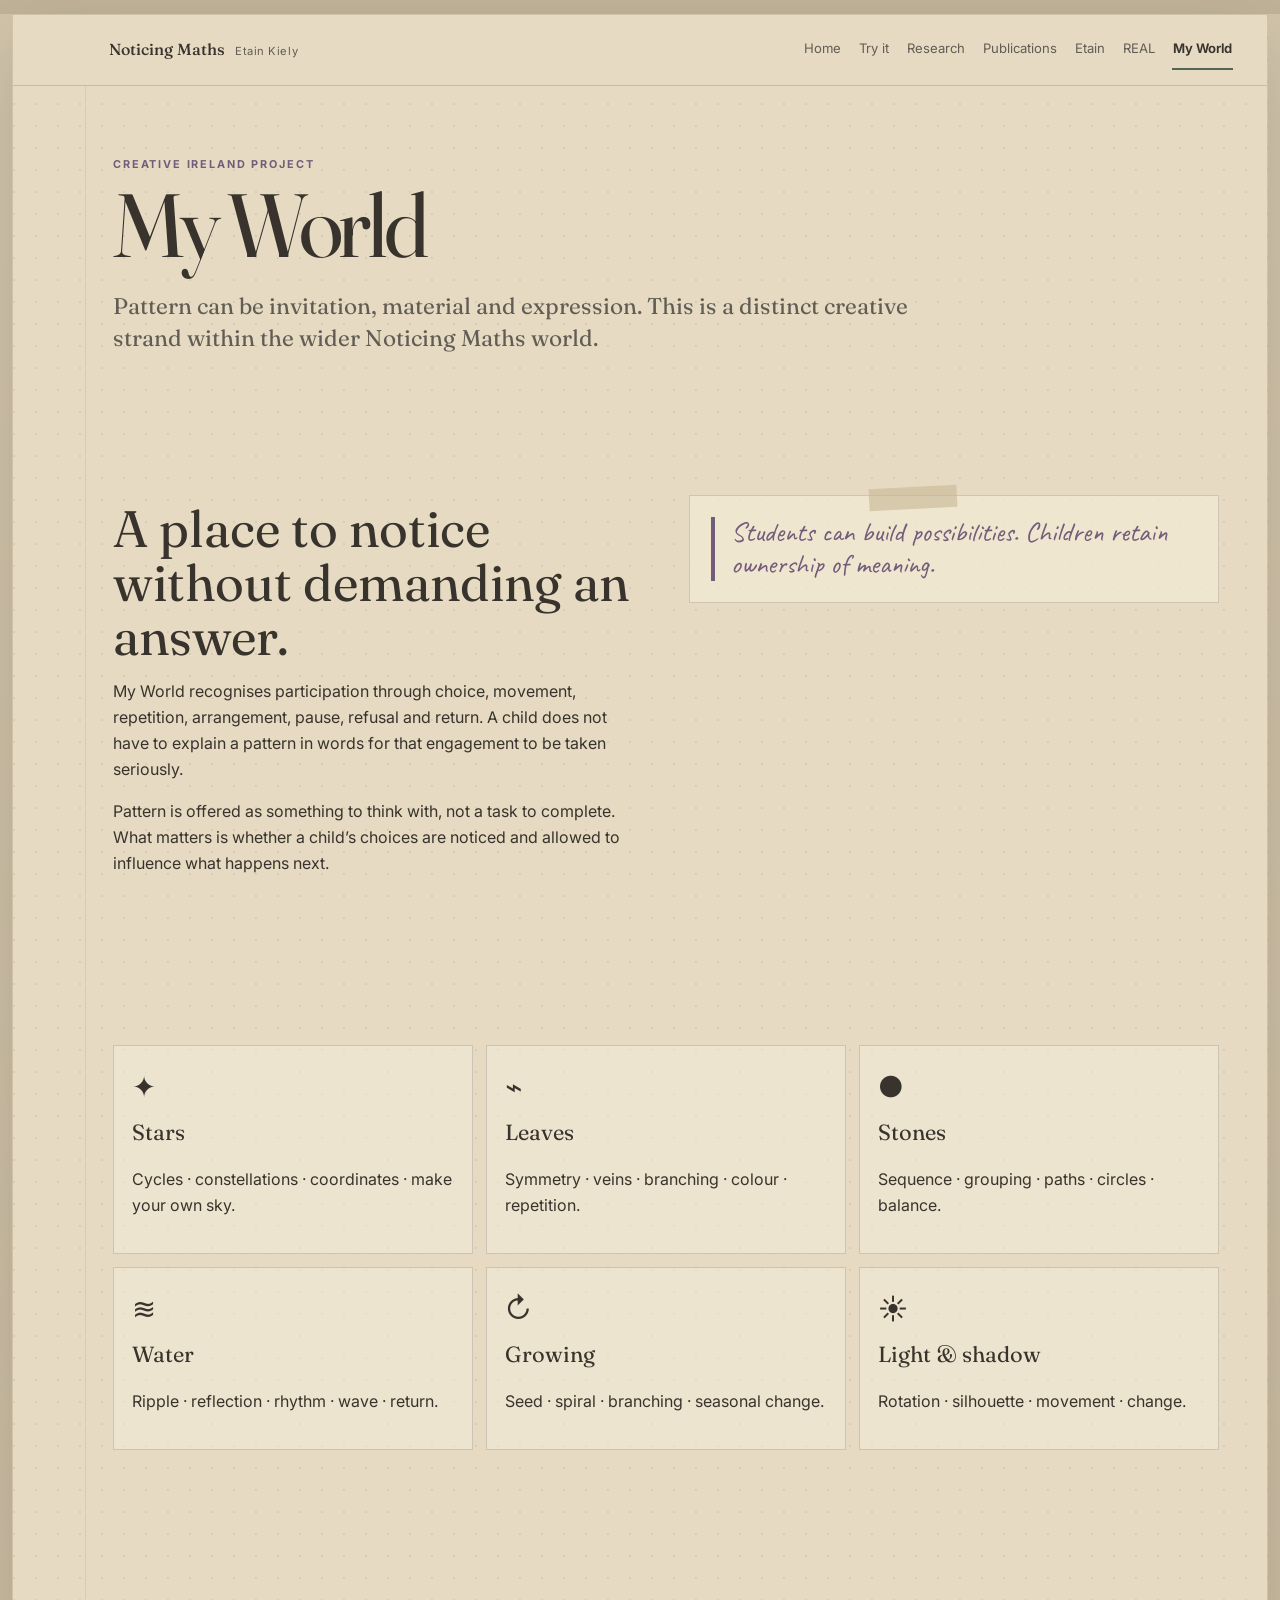
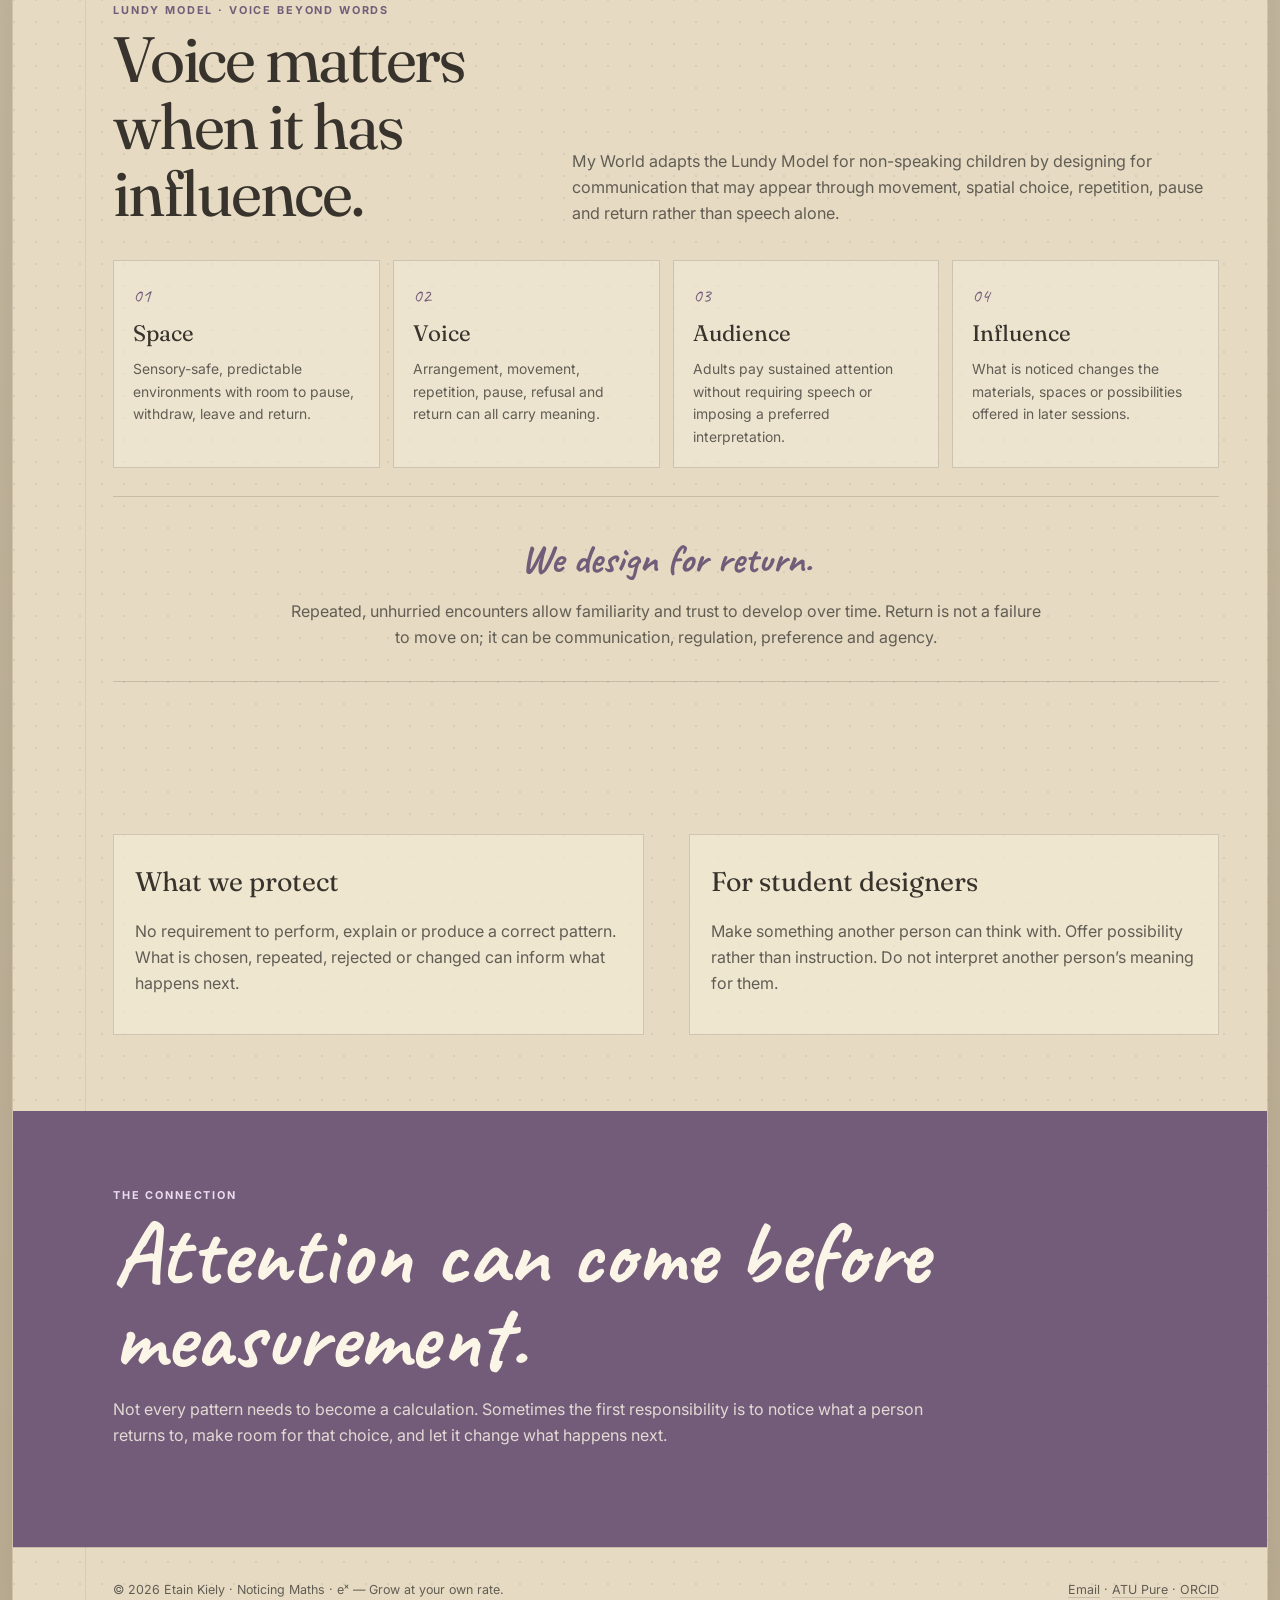
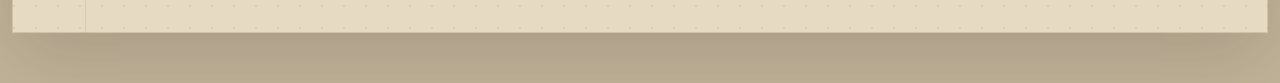
<file: my-world.html>
<!DOCTYPE html>

<html lang="en"><head>
<meta charset="utf-8"/><meta content="width=device-width,initial-scale=1" name="viewport"/>
<title>My World | Creative Ireland · Noticing Maths</title>
<meta content="My World: a Creative Ireland strand exploring pattern as invitation, material and expression, with participation beyond spoken explanation." name="description"/>
<link href="https://fonts.googleapis.com" rel="preconnect"/>
<link crossorigin="" href="https://fonts.gstatic.com" rel="preconnect"/>
<link href="https://fonts.googleapis.com/css2?family=Caveat:wght@500;600&amp;family=Fraunces:opsz,wght@9..144,400;9..144,500&amp;family=Inter:wght@400;500;600&amp;display=swap" rel="stylesheet"/>
<link href="styles.css" rel="stylesheet"/><link href="https://etainkiely.com/my-world.html" rel="canonical"/><link href="favicon.svg" rel="icon" type="image/svg+xml"/><link href="site.webmanifest" rel="manifest"/><meta content="#526652" name="theme-color"/><meta content="website" property="og:type"/><meta content="Noticing Maths" property="og:site_name"/><meta content="My World | Creative Ireland · Noticing Maths" property="og:title"/><meta content="My World: a Creative Ireland strand exploring pattern as invitation, material and expression, with participation beyond spoken explanation." property="og:description"/><meta content="https://etainkiely.com/my-world.html" property="og:url"/><meta content="https://etainkiely.com/assets/symmetry-flower.jpg" property="og:image"/><meta content="summary_large_image" name="twitter:card"/><script type="application/ld+json">{"@context": "https://schema.org", "@type": "Person", "name": "Etain Kiely", "honorificPrefix": "Dr", "jobTitle": "Senior Lecturer in Mathematics & Statistics", "url": "https://etainkiely.com/", "email": "mailto:etain.kiely@atu.ie", "worksFor": {"@type": "CollegeOrUniversity", "name": "Atlantic Technological University", "url": "https://www.atu.ie/"}, "sameAs": ["https://pure.atu.ie/en/persons/etain-kiely/", "https://orcid.org/0000-0002-8570-8010"], "knowsAbout": ["Mathematics education", "Learning analytics", "Intelligent assessment", "Self-regulated learning", "Human-centred artificial intelligence", "Time-series analytics"]}</script></head><body>
<a class="skip" href="#content">Skip to content</a>
<div class="book"><nav aria-label="Primary"><div class="navin">
<a class="brand" href="index.html"><strong>Noticing Maths</strong><small>Etain Kiely</small></a>
<button aria-expanded="false" aria-label="Open navigation" class="menu">Menu</button>
<div class="navlinks"><a href="index.html">Home</a><a href="field-notes.html">Try it</a><a href="research.html">Research</a><a href="publications.html">Publications</a><a href="portfolio.html">Etain</a><a href="real.html">REAL</a><a class="active myworld" href="my-world.html">My World</a></div>
</div></nav><main id="content">
<section class="page-hero"><div class="kicker" style="color:var(--violet)">Creative Ireland project</div><h1 class="page-title">My World</h1><p class="page-intro">Pattern can be invitation, material and expression. This is a distinct creative strand within the wider Noticing Maths world.</p></section>
<section class="section"><div class="split"><div><h2 style="font-family:var(--serif);font-weight:400;font-size:3.2rem;line-height:1.05;margin:7px 0 13px">A place to notice without demanding an answer.</h2><p>My World recognises participation through choice, movement, repetition, arrangement, pause, refusal and return. A child does not have to explain a pattern in words for that engagement to be taken seriously.</p><p>Pattern is offered as something to think with, not a task to complete. What matters is whether a child’s choices are noticed and allowed to influence what happens next.</p></div><div class="note taped"><div class="ethic">Students can build possibilities. Children retain ownership of meaning.</div></div></div></section>
<section class="section"><div class="patterns"><div class="pattern"><div class="symbol">✦</div><h3>Stars</h3><p>Cycles · constellations · coordinates · make your own sky.</p></div><div class="pattern"><div class="symbol">⌁</div><h3>Leaves</h3><p>Symmetry · veins · branching · colour · repetition.</p></div><div class="pattern"><div class="symbol">●</div><h3>Stones</h3><p>Sequence · grouping · paths · circles · balance.</p></div><div class="pattern"><div class="symbol">≋</div><h3>Water</h3><p>Ripple · reflection · rhythm · wave · return.</p></div><div class="pattern"><div class="symbol">↻</div><h3>Growing</h3><p>Seed · spiral · branching · seasonal change.</p></div><div class="pattern"><div class="symbol">☀</div><h3>Light &amp; shadow</h3><p>Rotation · silhouette · movement · change.</p></div></div></section>
<section class="section" id="lundy">
<div class="section-head">
<div><div class="kicker" style="color:var(--violet)">Lundy Model · voice beyond words</div><h2>Voice matters when it has influence.</h2></div>
<p>My World adapts the Lundy Model for non-speaking children by designing for communication that may appear through movement, spatial choice, repetition, pause and return rather than speech alone.</p>
</div>
<div class="lundy-grid">
<div class="lundy"><div class="n">01</div><h3>Space</h3><p>Sensory-safe, predictable environments with room to pause, withdraw, leave and return.</p></div>
<div class="lundy"><div class="n">02</div><h3>Voice</h3><p>Arrangement, movement, repetition, pause, refusal and return can all carry meaning.</p></div>
<div class="lundy"><div class="n">03</div><h3>Audience</h3><p>Adults pay sustained attention without requiring speech or imposing a preferred interpretation.</p></div>
<div class="lundy"><div class="n">04</div><h3>Influence</h3><p>What is noticed changes the materials, spaces or possibilities offered in later sessions.</p></div>
</div>
<div class="return-callout">
<h3>We design for return.</h3>
<p>Repeated, unhurried encounters allow familiarity and trust to develop over time. Return is not a failure to move on; it can be communication, regulation, preference and agency.</p>
</div>
</section><section class="section"><div class="split"><div class="note"><h3>What we protect</h3><p>No requirement to perform, explain or produce a correct pattern. What is chosen, repeated, rejected or changed can inform what happens next.</p></div><div class="note"><h3>For student designers</h3><p>Make something another person can think with. Offer possibility rather than instruction. Do not interpret another person’s meaning for them.</p></div></div></section>
<section class="universal" style="background:var(--violet)"><div class="kicker" style="color:#eadced">The connection</div><h2>Attention can come before measurement.</h2><p>Not every pattern needs to become a calculation. Sometimes the first responsibility is to notice what a person returns to, make room for that choice, and let it change what happens next.</p></section>
</main>
<footer><span>© 2026 Etain Kiely · Noticing Maths · eˣ — Grow at your own rate.</span><span><a href="mailto:etain.kiely@atu.ie">Email</a> · <a href="https://pure.atu.ie/en/persons/etain-kiely/" rel="noopener noreferrer" target="_blank">ATU Pure</a> · <a href="https://orcid.org/0000-0002-8570-8010" rel="noopener noreferrer" target="_blank">ORCID</a></span></footer>
</div><script src="site.js"></script></body></html>
</file>
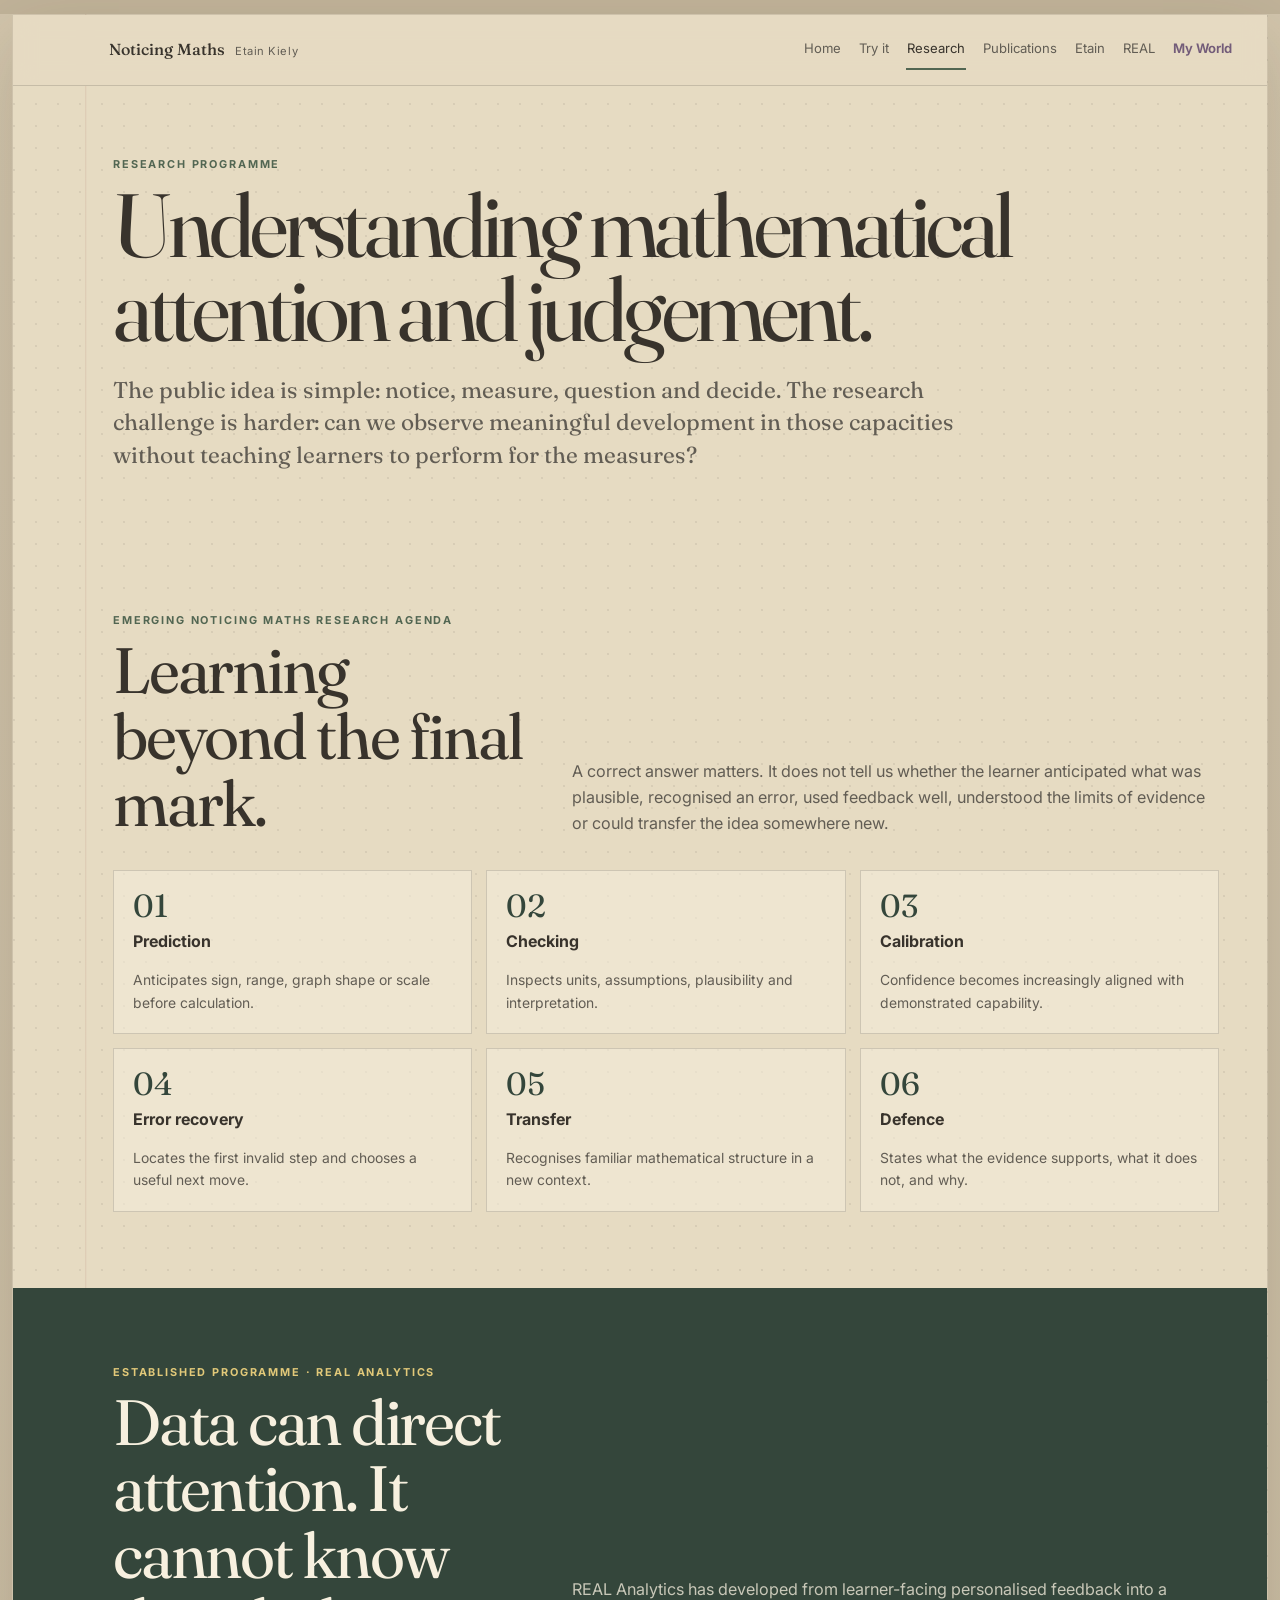
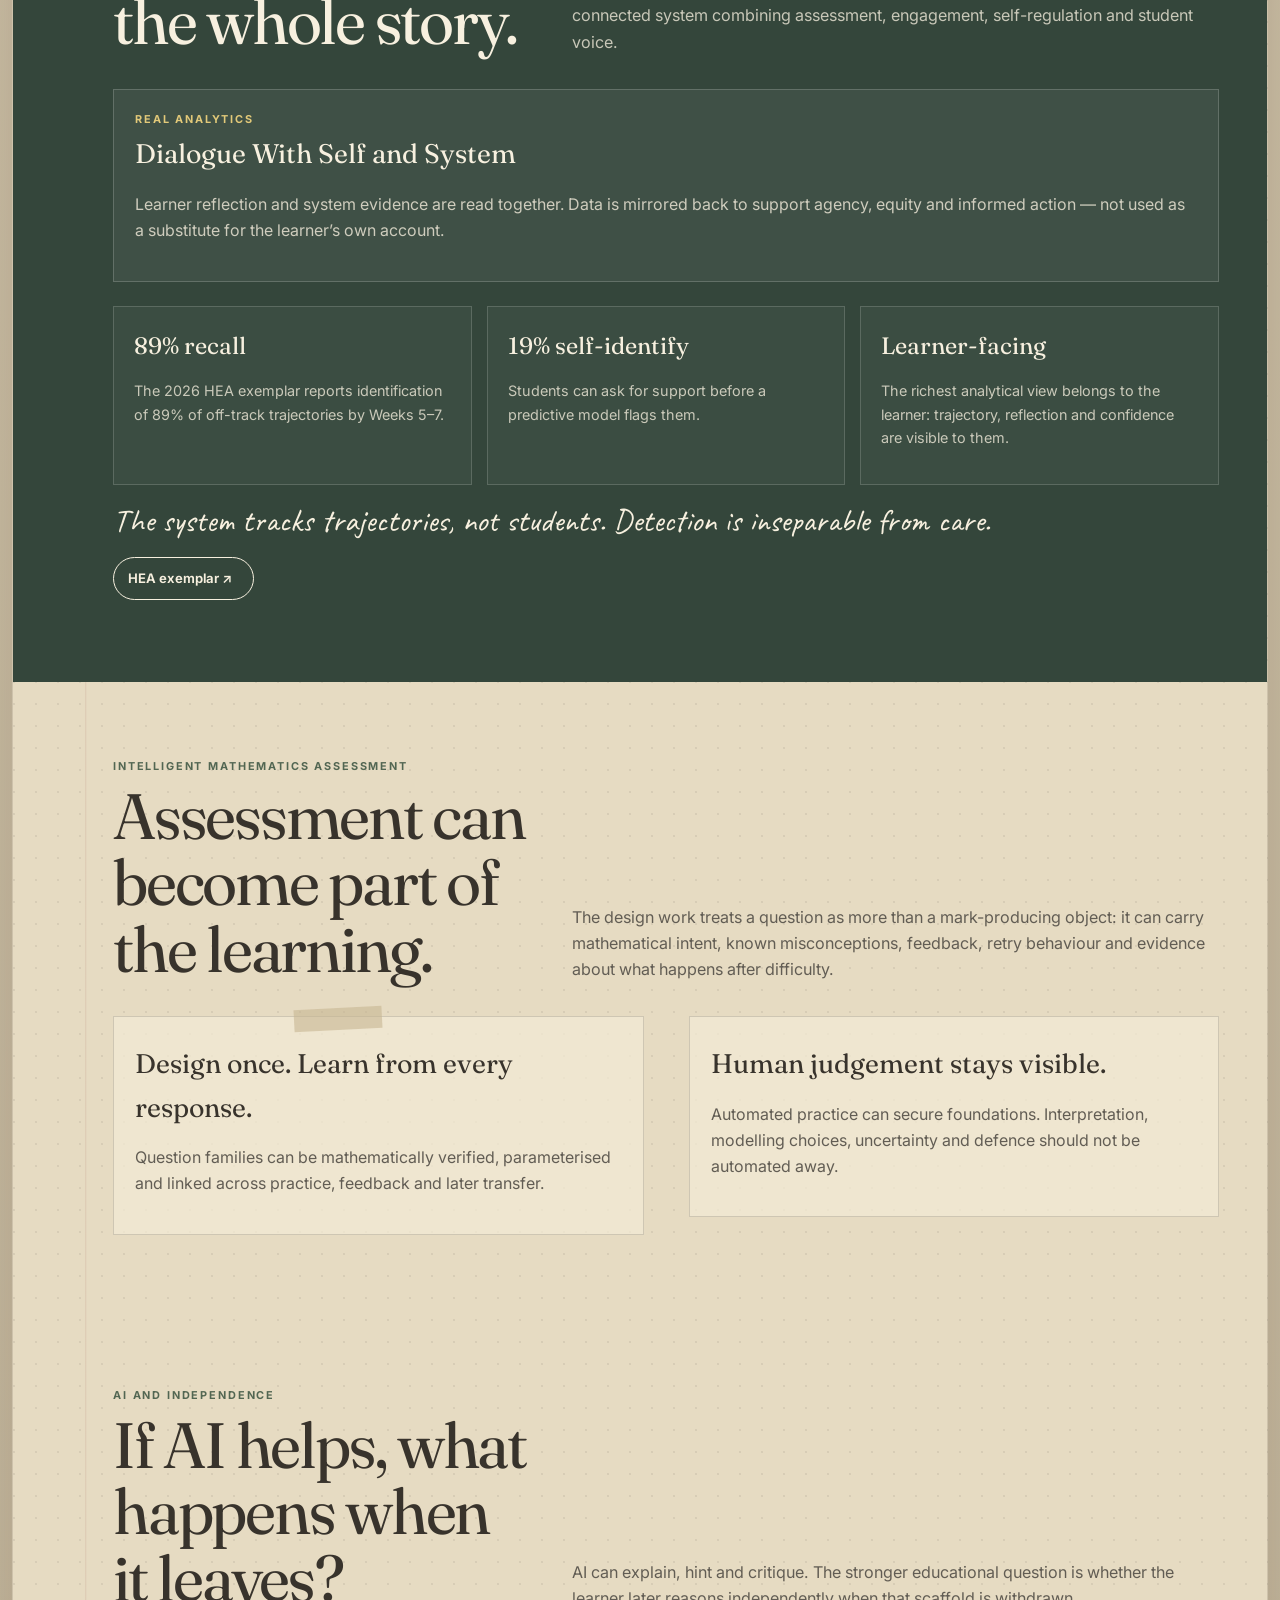
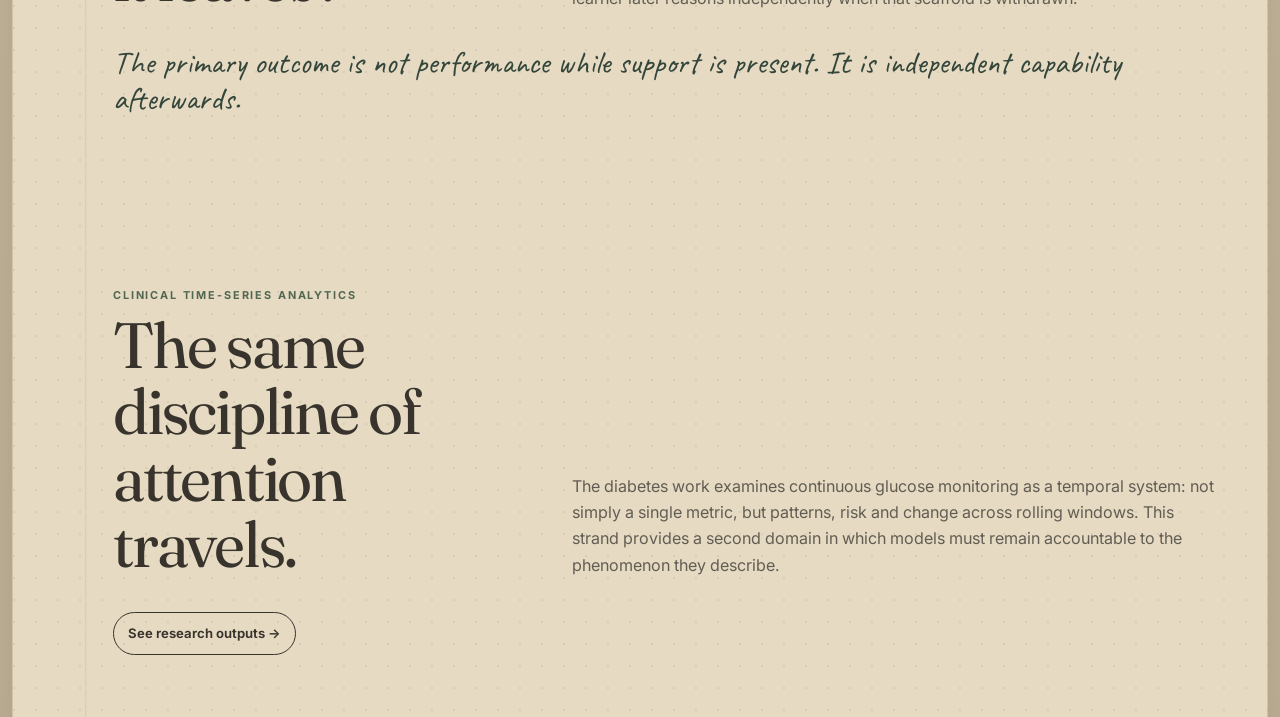
<file: projects.html>
<!doctype html>
<html lang="en"><head>
<meta charset="utf-8"><meta name="viewport" content="width=device-width,initial-scale=1">
<title>Projects · Etain Kiely</title>
<meta http-equiv="refresh" content="0; url=research.html">
<link rel="canonical" href="https://etainkiely.com/research.html">
<meta name="robots" content="noindex,follow">
</head><body>
<p>Research and projects now sit within the research programme. <a href="research.html">Continue</a>.</p>
</body></html>
</file>
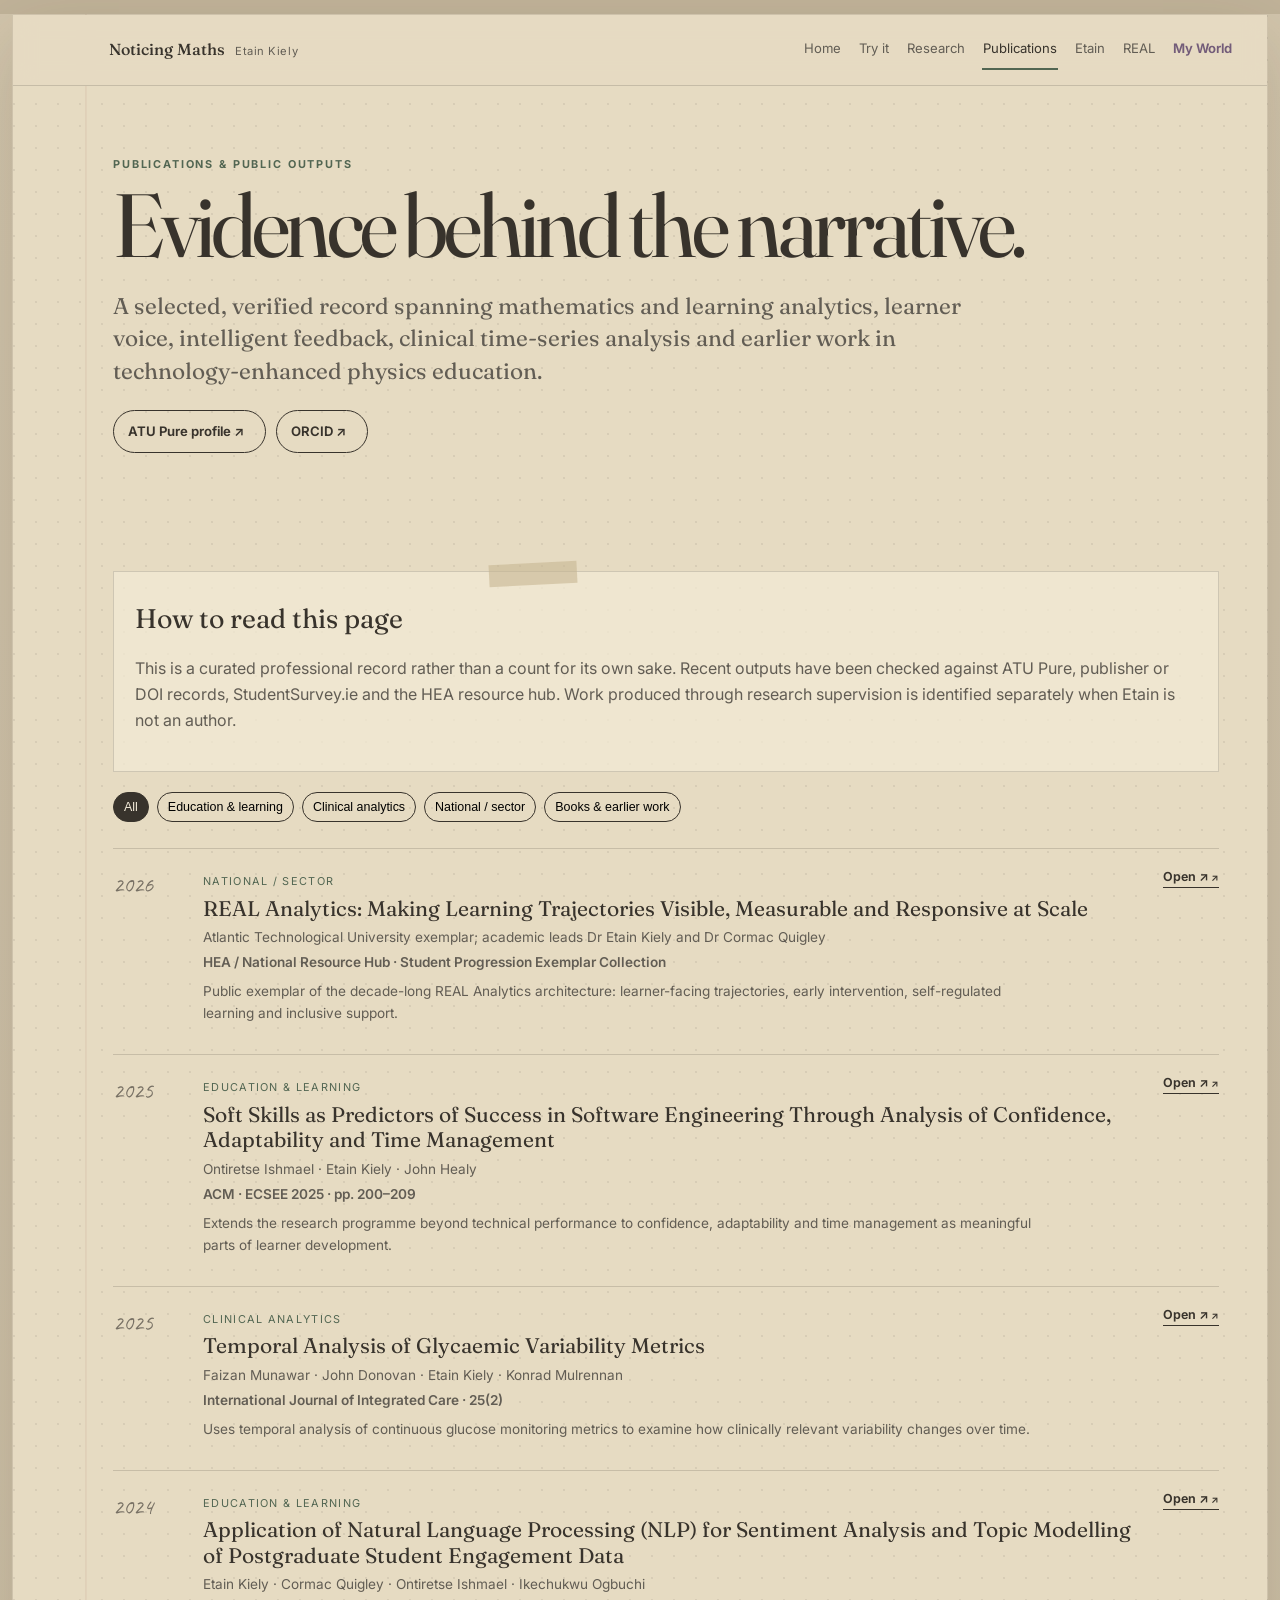
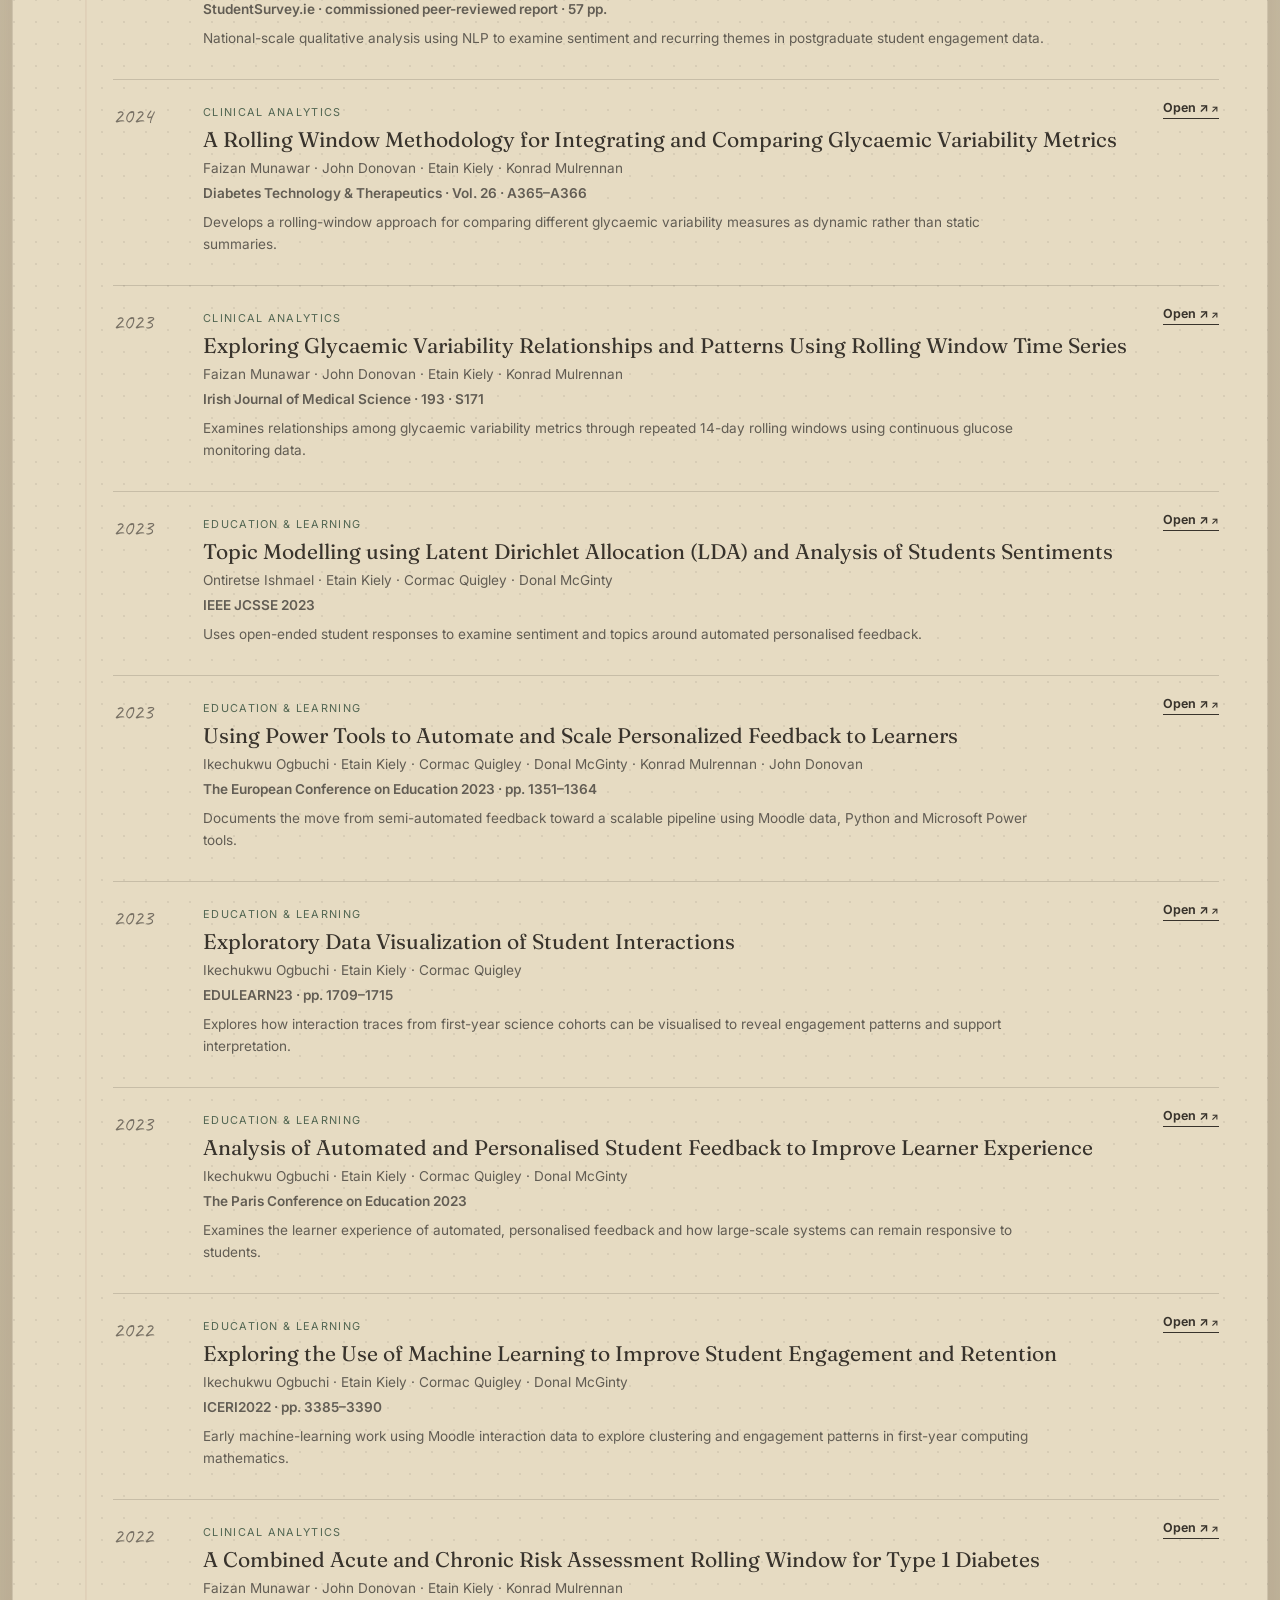
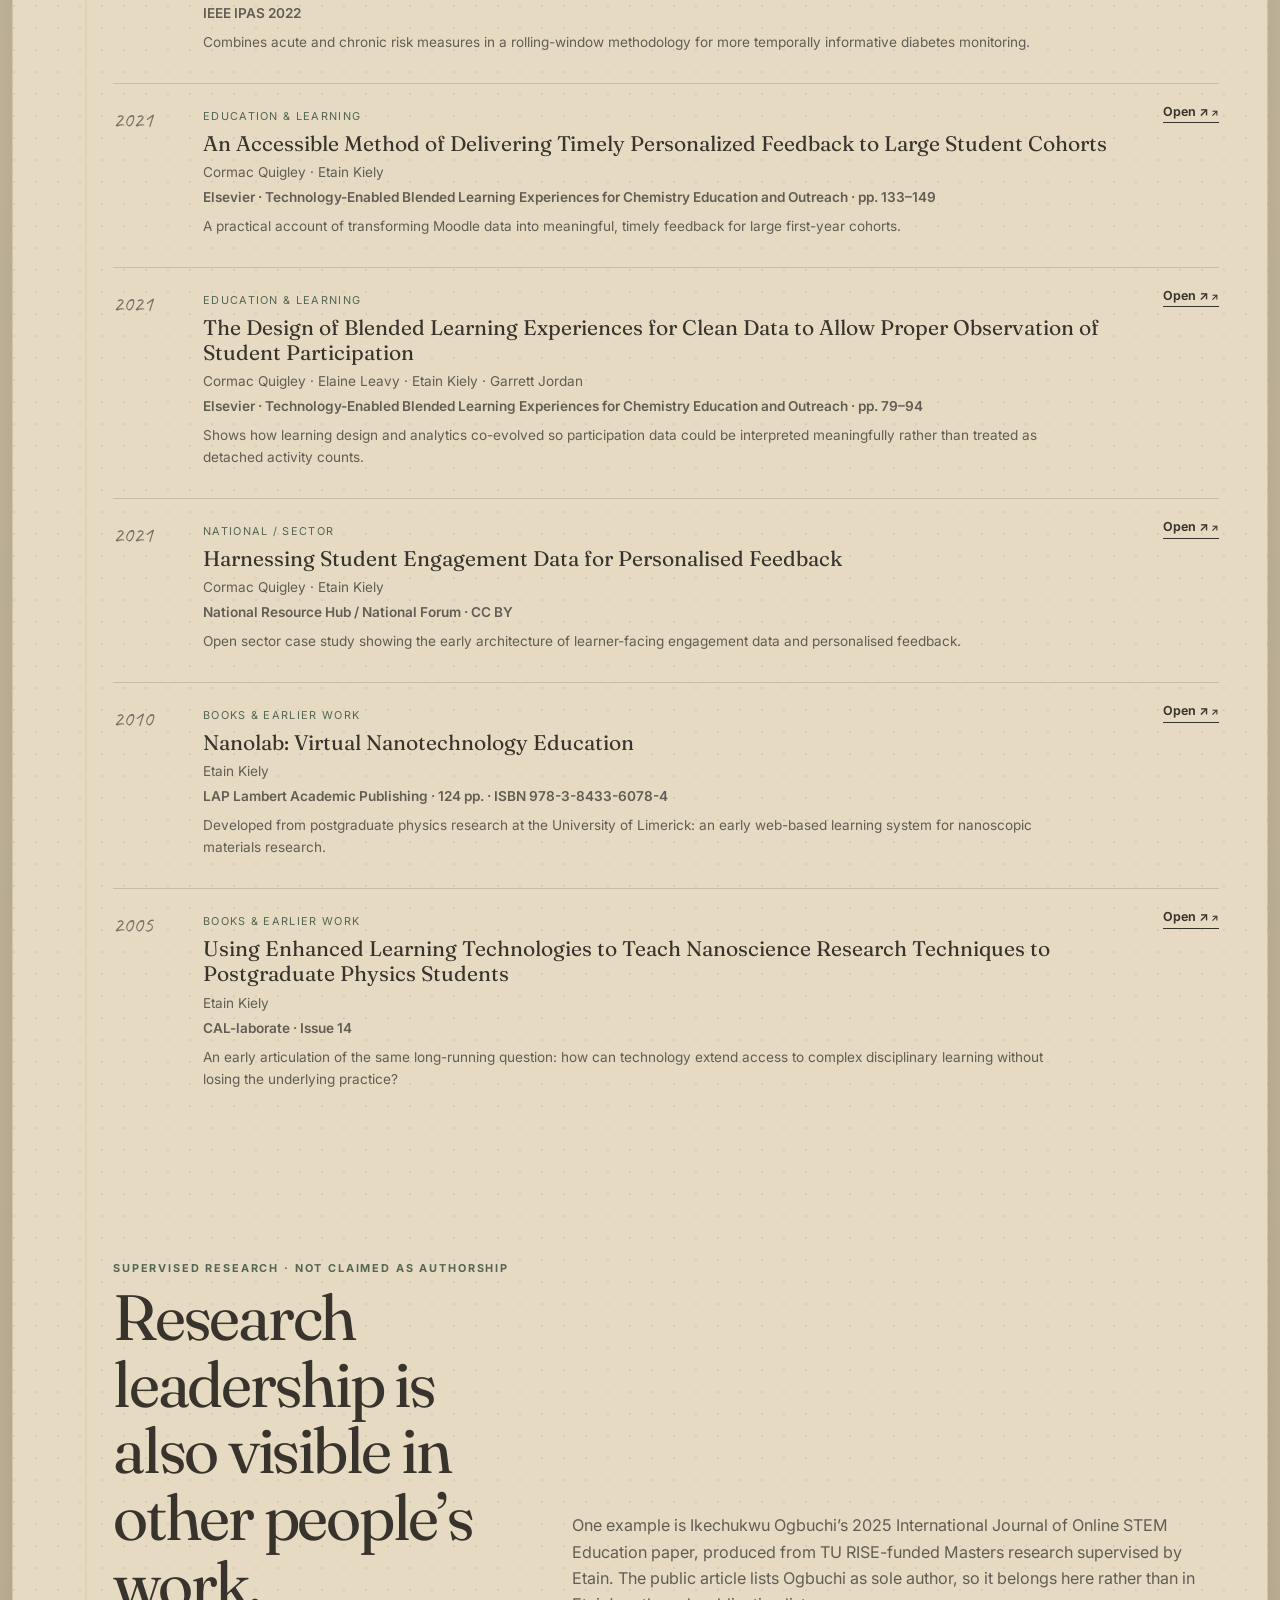
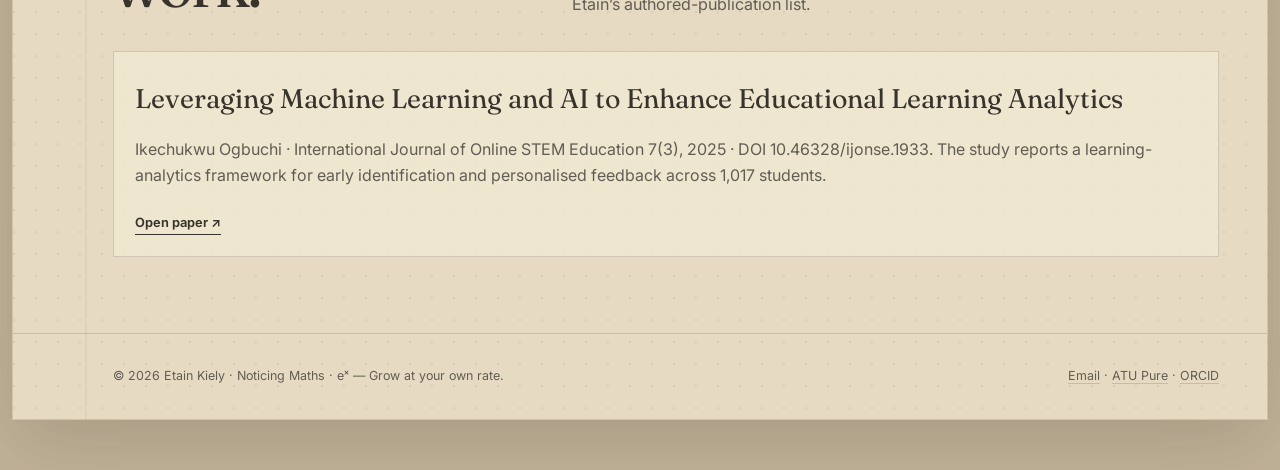
<file: publications.html>
<!DOCTYPE html>

<html lang="en"><head>
<meta charset="utf-8"/><meta content="width=device-width,initial-scale=1" name="viewport"/>
<title>Publications | Etain Kiely</title>
<meta content="Selected verified publications and public research outputs by Etain Kiely across learning analytics, mathematics education, NLP and clinical time-series analytics." name="description"/>
<link href="https://fonts.googleapis.com" rel="preconnect"/>
<link crossorigin="" href="https://fonts.gstatic.com" rel="preconnect"/>
<link href="https://fonts.googleapis.com/css2?family=Caveat:wght@500;600&amp;family=Fraunces:opsz,wght@9..144,400;9..144,500&amp;family=Inter:wght@400;500;600&amp;display=swap" rel="stylesheet"/>
<link href="styles.css" rel="stylesheet"/><link href="https://etainkiely.com/publications.html" rel="canonical"/><link href="favicon.svg" rel="icon" type="image/svg+xml"/><link href="site.webmanifest" rel="manifest"/><meta content="#526652" name="theme-color"/><meta content="website" property="og:type"/><meta content="Noticing Maths" property="og:site_name"/><meta content="Publications | Etain Kiely" property="og:title"/><meta content="Selected verified publications and public research outputs by Etain Kiely across learning analytics, mathematics education, NLP and clinical time-series analytics." property="og:description"/><meta content="https://etainkiely.com/publications.html" property="og:url"/><meta content="https://etainkiely.com/assets/symmetry-flower.jpg" property="og:image"/><meta content="summary_large_image" name="twitter:card"/><script type="application/ld+json">{"@context": "https://schema.org", "@type": "Person", "name": "Etain Kiely", "honorificPrefix": "Dr", "jobTitle": "Senior Lecturer in Mathematics & Statistics", "url": "https://etainkiely.com/", "email": "mailto:etain.kiely@atu.ie", "worksFor": {"@type": "CollegeOrUniversity", "name": "Atlantic Technological University", "url": "https://www.atu.ie/"}, "sameAs": ["https://pure.atu.ie/en/persons/etain-kiely/", "https://orcid.org/0000-0002-8570-8010"], "knowsAbout": ["Mathematics education", "Learning analytics", "Intelligent assessment", "Self-regulated learning", "Human-centred artificial intelligence", "Time-series analytics"]}</script></head><body>
<a class="skip" href="#content">Skip to content</a>
<div class="book"><nav aria-label="Primary"><div class="navin">
<a class="brand" href="index.html"><strong>Noticing Maths</strong><small>Etain Kiely</small></a>
<button aria-expanded="false" aria-label="Open navigation" class="menu">Menu</button>
<div class="navlinks"><a href="index.html">Home</a><a href="field-notes.html">Try it</a><a href="research.html">Research</a><a class="active" href="publications.html">Publications</a><a href="portfolio.html">Etain</a><a href="real.html">REAL</a><a class="myworld" href="my-world.html">My World</a></div>
</div></nav><main id="content">
<section class="page-hero"><div class="kicker">Publications &amp; public outputs</div><h1 class="page-title">Evidence behind the narrative.</h1><p class="page-intro">A selected, verified record spanning mathematics and learning analytics, learner voice, intelligent feedback, clinical time-series analysis and earlier work in technology-enhanced physics education.</p><div class="links"><a class="btn" href="https://pure.atu.ie/en/persons/etain-kiely/" rel="noopener noreferrer" target="_blank">ATU Pure profile ↗</a><a class="btn" href="https://orcid.org/0000-0002-8570-8010" rel="noopener noreferrer" target="_blank">ORCID ↗</a></div></section>
<section class="section">
<div class="note taped"><h3>How to read this page</h3><p>This is a curated professional record rather than a count for its own sake. Recent outputs have been checked against ATU Pure, publisher or DOI records, StudentSurvey.ie and the HEA resource hub. Work produced through research supervision is identified separately when Etain is not an author.</p></div>
<div class="pub-controls"><button class="filter active" data-group="All">All</button><button class="filter" data-group="Education &amp; learning">Education &amp; learning</button><button class="filter" data-group="Clinical analytics">Clinical analytics</button><button class="filter" data-group="National / sector">National / sector</button><button class="filter" data-group="Books &amp; earlier work">Books &amp; earlier work</button></div>
<div class="pub-list"><article class="pub" data-group="National / sector">
<div class="pub-year">2026</div>
<div><div class="group-label">National / sector</div><h3>REAL Analytics: Making Learning Trajectories Visible, Measurable and Responsive at Scale</h3><div class="authors">Atlantic Technological University exemplar; academic leads Dr Etain Kiely and Dr Cormac Quigley</div><div class="venue">HEA / National Resource Hub · Student Progression Exemplar Collection</div><div class="note-text">Public exemplar of the decade-long REAL Analytics architecture: learner-facing trajectories, early intervention, self-regulated learning and inclusive support.</div></div>
<a href="https://hub.teachingandlearning.ie/student-progression-in-higher-education/entry/13549/" rel="noopener noreferrer" target="_blank">Open ↗</a>
</article><article class="pub" data-group="Education &amp; learning">
<div class="pub-year">2025</div>
<div><div class="group-label">Education &amp; learning</div><h3>Soft Skills as Predictors of Success in Software Engineering Through Analysis of Confidence, Adaptability and Time Management</h3><div class="authors">Ontiretse Ishmael · Etain Kiely · John Healy</div><div class="venue">ACM · ECSEE 2025 · pp. 200–209</div><div class="note-text">Extends the research programme beyond technical performance to confidence, adaptability and time management as meaningful parts of learner development.</div></div>
<a href="https://doi.org/10.1145/3723010.3723025" rel="noopener noreferrer" target="_blank">Open ↗</a>
</article><article class="pub" data-group="Clinical analytics">
<div class="pub-year">2025</div>
<div><div class="group-label">Clinical analytics</div><h3>Temporal Analysis of Glycaemic Variability Metrics</h3><div class="authors">Faizan Munawar · John Donovan · Etain Kiely · Konrad Mulrennan</div><div class="venue">International Journal of Integrated Care · 25(2)</div><div class="note-text">Uses temporal analysis of continuous glucose monitoring metrics to examine how clinically relevant variability changes over time.</div></div>
<a href="https://doi.org/10.5334/ijic.ICIC24451" rel="noopener noreferrer" target="_blank">Open ↗</a>
</article><article class="pub" data-group="Education &amp; learning">
<div class="pub-year">2024</div>
<div><div class="group-label">Education &amp; learning</div><h3>Application of Natural Language Processing (NLP) for Sentiment Analysis and Topic Modelling of Postgraduate Student Engagement Data</h3><div class="authors">Etain Kiely · Cormac Quigley · Ontiretse Ishmael · Ikechukwu Ogbuchi</div><div class="venue">StudentSurvey.ie · commissioned peer-reviewed report · 57 pp.</div><div class="note-text">National-scale qualitative analysis using NLP to examine sentiment and recurring themes in postgraduate student engagement data.</div></div>
<a href="https://studentsurvey.ie/sites/default/files/2024-02/Application%20of%20Natural%20Language%20Processing%20for%20Sentiment%20An.pdf" rel="noopener noreferrer" target="_blank">Open ↗</a>
</article><article class="pub" data-group="Clinical analytics">
<div class="pub-year">2024</div>
<div><div class="group-label">Clinical analytics</div><h3>A Rolling Window Methodology for Integrating and Comparing Glycaemic Variability Metrics</h3><div class="authors">Faizan Munawar · John Donovan · Etain Kiely · Konrad Mulrennan</div><div class="venue">Diabetes Technology &amp; Therapeutics · Vol. 26 · A365–A366</div><div class="note-text">Develops a rolling-window approach for comparing different glycaemic variability measures as dynamic rather than static summaries.</div></div>
<a href="https://doi.org/10.1089/dia.2024.2525.abstracts" rel="noopener noreferrer" target="_blank">Open ↗</a>
</article><article class="pub" data-group="Clinical analytics">
<div class="pub-year">2023</div>
<div><div class="group-label">Clinical analytics</div><h3>Exploring Glycaemic Variability Relationships and Patterns Using Rolling Window Time Series</h3><div class="authors">Faizan Munawar · John Donovan · Etain Kiely · Konrad Mulrennan</div><div class="venue">Irish Journal of Medical Science · 193 · S171</div><div class="note-text">Examines relationships among glycaemic variability metrics through repeated 14-day rolling windows using continuous glucose monitoring data.</div></div>
<a href="https://doi.org/10.1007/s11845-024-03823-1" rel="noopener noreferrer" target="_blank">Open ↗</a>
</article><article class="pub" data-group="Education &amp; learning">
<div class="pub-year">2023</div>
<div><div class="group-label">Education &amp; learning</div><h3>Topic Modelling using Latent Dirichlet Allocation (LDA) and Analysis of Students Sentiments</h3><div class="authors">Ontiretse Ishmael · Etain Kiely · Cormac Quigley · Donal McGinty</div><div class="venue">IEEE JCSSE 2023</div><div class="note-text">Uses open-ended student responses to examine sentiment and topics around automated personalised feedback.</div></div>
<a href="https://doi.org/10.1109/JCSSE58229.2023.10201965" rel="noopener noreferrer" target="_blank">Open ↗</a>
</article><article class="pub" data-group="Education &amp; learning">
<div class="pub-year">2023</div>
<div><div class="group-label">Education &amp; learning</div><h3>Using Power Tools to Automate and Scale Personalized Feedback to Learners</h3><div class="authors">Ikechukwu Ogbuchi · Etain Kiely · Cormac Quigley · Donal McGinty · Konrad Mulrennan · John Donovan</div><div class="venue">The European Conference on Education 2023 · pp. 1351–1364</div><div class="note-text">Documents the move from semi-automated feedback toward a scalable pipeline using Moodle data, Python and Microsoft Power tools.</div></div>
<a href="https://doi.org/10.22492/issn.2188-1162.2023.108" rel="noopener noreferrer" target="_blank">Open ↗</a>
</article><article class="pub" data-group="Education &amp; learning">
<div class="pub-year">2023</div>
<div><div class="group-label">Education &amp; learning</div><h3>Exploratory Data Visualization of Student Interactions</h3><div class="authors">Ikechukwu Ogbuchi · Etain Kiely · Cormac Quigley</div><div class="venue">EDULEARN23 · pp. 1709–1715</div><div class="note-text">Explores how interaction traces from first-year science cohorts can be visualised to reveal engagement patterns and support interpretation.</div></div>
<a href="https://doi.org/10.21125/edulearn.2023.0522" rel="noopener noreferrer" target="_blank">Open ↗</a>
</article><article class="pub" data-group="Education &amp; learning">
<div class="pub-year">2023</div>
<div><div class="group-label">Education &amp; learning</div><h3>Analysis of Automated and Personalised Student Feedback to Improve Learner Experience</h3><div class="authors">Ikechukwu Ogbuchi · Etain Kiely · Cormac Quigley · Donal McGinty</div><div class="venue">The Paris Conference on Education 2023</div><div class="note-text">Examines the learner experience of automated, personalised feedback and how large-scale systems can remain responsive to students.</div></div>
<a href="https://doi.org/10.22492/issn.2758-0962.2023.16" rel="noopener noreferrer" target="_blank">Open ↗</a>
</article><article class="pub" data-group="Education &amp; learning">
<div class="pub-year">2022</div>
<div><div class="group-label">Education &amp; learning</div><h3>Exploring the Use of Machine Learning to Improve Student Engagement and Retention</h3><div class="authors">Ikechukwu Ogbuchi · Etain Kiely · Cormac Quigley · Donal McGinty</div><div class="venue">ICERI2022 · pp. 3385–3390</div><div class="note-text">Early machine-learning work using Moodle interaction data to explore clustering and engagement patterns in first-year computing mathematics.</div></div>
<a href="https://doi.org/10.21125/iceri.2022.0828" rel="noopener noreferrer" target="_blank">Open ↗</a>
</article><article class="pub" data-group="Clinical analytics">
<div class="pub-year">2022</div>
<div><div class="group-label">Clinical analytics</div><h3>A Combined Acute and Chronic Risk Assessment Rolling Window for Type 1 Diabetes</h3><div class="authors">Faizan Munawar · John Donovan · Etain Kiely · Konrad Mulrennan</div><div class="venue">IEEE IPAS 2022</div><div class="note-text">Combines acute and chronic risk measures in a rolling-window methodology for more temporally informative diabetes monitoring.</div></div>
<a href="https://doi.org/10.1109/IPAS55744.2022.10052880" rel="noopener noreferrer" target="_blank">Open ↗</a>
</article><article class="pub" data-group="Education &amp; learning">
<div class="pub-year">2021</div>
<div><div class="group-label">Education &amp; learning</div><h3>An Accessible Method of Delivering Timely Personalized Feedback to Large Student Cohorts</h3><div class="authors">Cormac Quigley · Etain Kiely</div><div class="venue">Elsevier · Technology-Enabled Blended Learning Experiences for Chemistry Education and Outreach · pp. 133–149</div><div class="note-text">A practical account of transforming Moodle data into meaningful, timely feedback for large first-year cohorts.</div></div>
<a href="https://doi.org/10.1016/B978-0-12-822879-1.00006-8" rel="noopener noreferrer" target="_blank">Open ↗</a>
</article><article class="pub" data-group="Education &amp; learning">
<div class="pub-year">2021</div>
<div><div class="group-label">Education &amp; learning</div><h3>The Design of Blended Learning Experiences for Clean Data to Allow Proper Observation of Student Participation</h3><div class="authors">Cormac Quigley · Elaine Leavy · Etain Kiely · Garrett Jordan</div><div class="venue">Elsevier · Technology-Enabled Blended Learning Experiences for Chemistry Education and Outreach · pp. 79–94</div><div class="note-text">Shows how learning design and analytics co-evolved so participation data could be interpreted meaningfully rather than treated as detached activity counts.</div></div>
<a href="https://doi.org/10.1016/B978-0-12-822879-1.00004-4" rel="noopener noreferrer" target="_blank">Open ↗</a>
</article><article class="pub" data-group="National / sector">
<div class="pub-year">2021</div>
<div><div class="group-label">National / sector</div><h3>Harnessing Student Engagement Data for Personalised Feedback</h3><div class="authors">Cormac Quigley · Etain Kiely</div><div class="venue">National Resource Hub / National Forum · CC BY</div><div class="note-text">Open sector case study showing the early architecture of learner-facing engagement data and personalised feedback.</div></div>
<a href="https://hub.teachingandlearning.ie/resource/harnessing-student-engagement-data-for-personalised-feedback/" rel="noopener noreferrer" target="_blank">Open ↗</a>
</article><article class="pub" data-group="Books &amp; earlier work">
<div class="pub-year">2010</div>
<div><div class="group-label">Books &amp; earlier work</div><h3>Nanolab: Virtual Nanotechnology Education</h3><div class="authors">Etain Kiely</div><div class="venue">LAP Lambert Academic Publishing · 124 pp. · ISBN 978-3-8433-6078-4</div><div class="note-text">Developed from postgraduate physics research at the University of Limerick: an early web-based learning system for nanoscopic materials research.</div></div>
<a href="https://www.find-more-books.com/book/isbn/9783843360784.html" rel="noopener noreferrer" target="_blank">Open ↗</a>
</article><article class="pub" data-group="Books &amp; earlier work">
<div class="pub-year">2005</div>
<div><div class="group-label">Books &amp; earlier work</div><h3>Using Enhanced Learning Technologies to Teach Nanoscience Research Techniques to Postgraduate Physics Students</h3><div class="authors">Etain Kiely</div><div class="venue">CAL-laborate · Issue 14</div><div class="note-text">An early articulation of the same long-running question: how can technology extend access to complex disciplinary learning without losing the underlying practice?</div></div>
<a href="https://citeseerx.ist.psu.edu/document?doi=0a6ea31410612692b97784ee46f8bd5afc3754e1&amp;repid=rep1&amp;type=pdf" rel="noopener noreferrer" target="_blank">Open ↗</a>
</article></div>
</section>
<section class="section">
<div class="section-head"><div><div class="kicker">Supervised research · not claimed as authorship</div><h2>Research leadership is also visible in other people’s work.</h2></div><p>One example is Ikechukwu Ogbuchi’s 2025 International Journal of Online STEM Education paper, produced from TU RISE-funded Masters research supervised by Etain. The public article lists Ogbuchi as sole author, so it belongs here rather than in Etain’s authored-publication list.</p></div>
<div class="note"><h3>Leveraging Machine Learning and AI to Enhance Educational Learning Analytics</h3><p>Ikechukwu Ogbuchi · International Journal of Online STEM Education 7(3), 2025 · DOI 10.46328/ijonse.1933. The study reports a learning-analytics framework for early identification and personalised feedback across 1,017 students.</p><a class="more" href="https://doi.org/10.46328/ijonse.1933" rel="noopener noreferrer" target="_blank">Open paper ↗</a></div>
</section>
</main>
<footer><span>© 2026 Etain Kiely · Noticing Maths · eˣ — Grow at your own rate.</span><span><a href="mailto:etain.kiely@atu.ie">Email</a> · <a href="https://pure.atu.ie/en/persons/etain-kiely/" rel="noopener noreferrer" target="_blank">ATU Pure</a> · <a href="https://orcid.org/0000-0002-8570-8010" rel="noopener noreferrer" target="_blank">ORCID</a></span></footer>
</div><script src="site.js"></script></body></html>
</file>
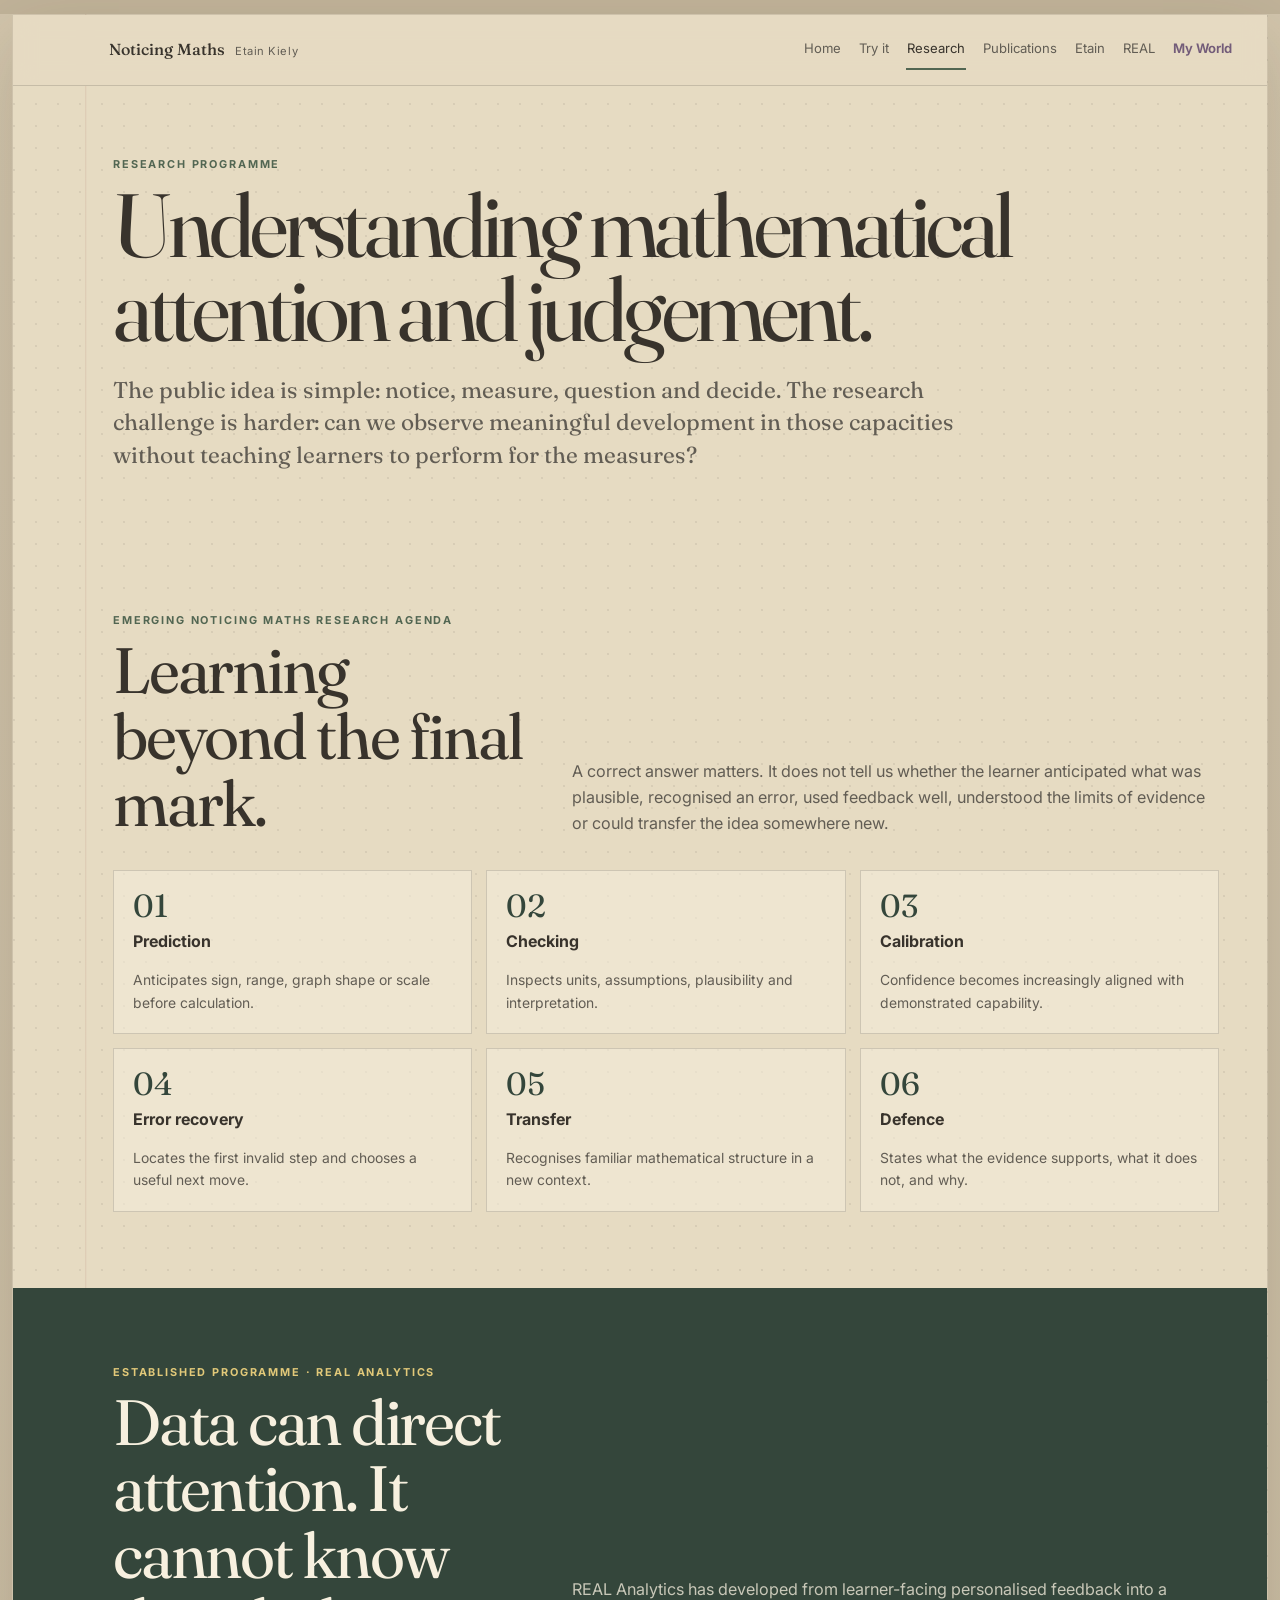
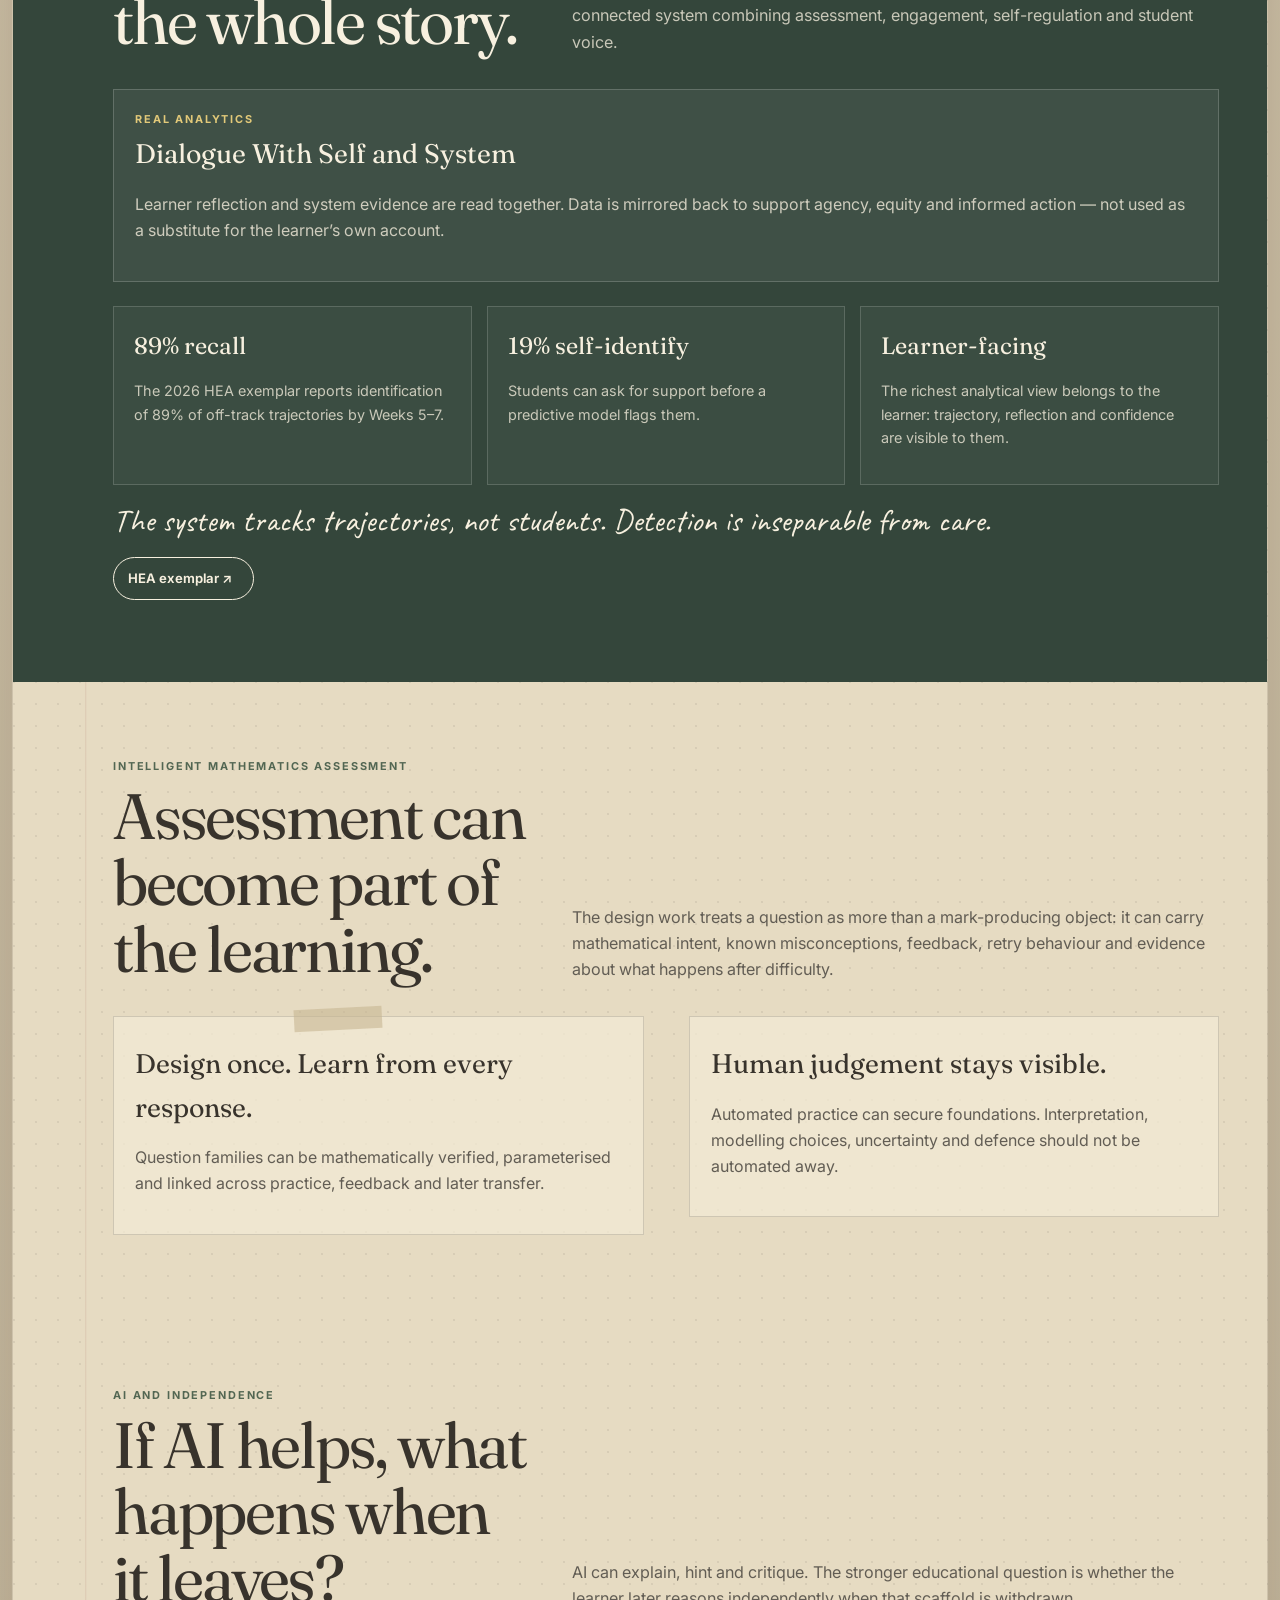
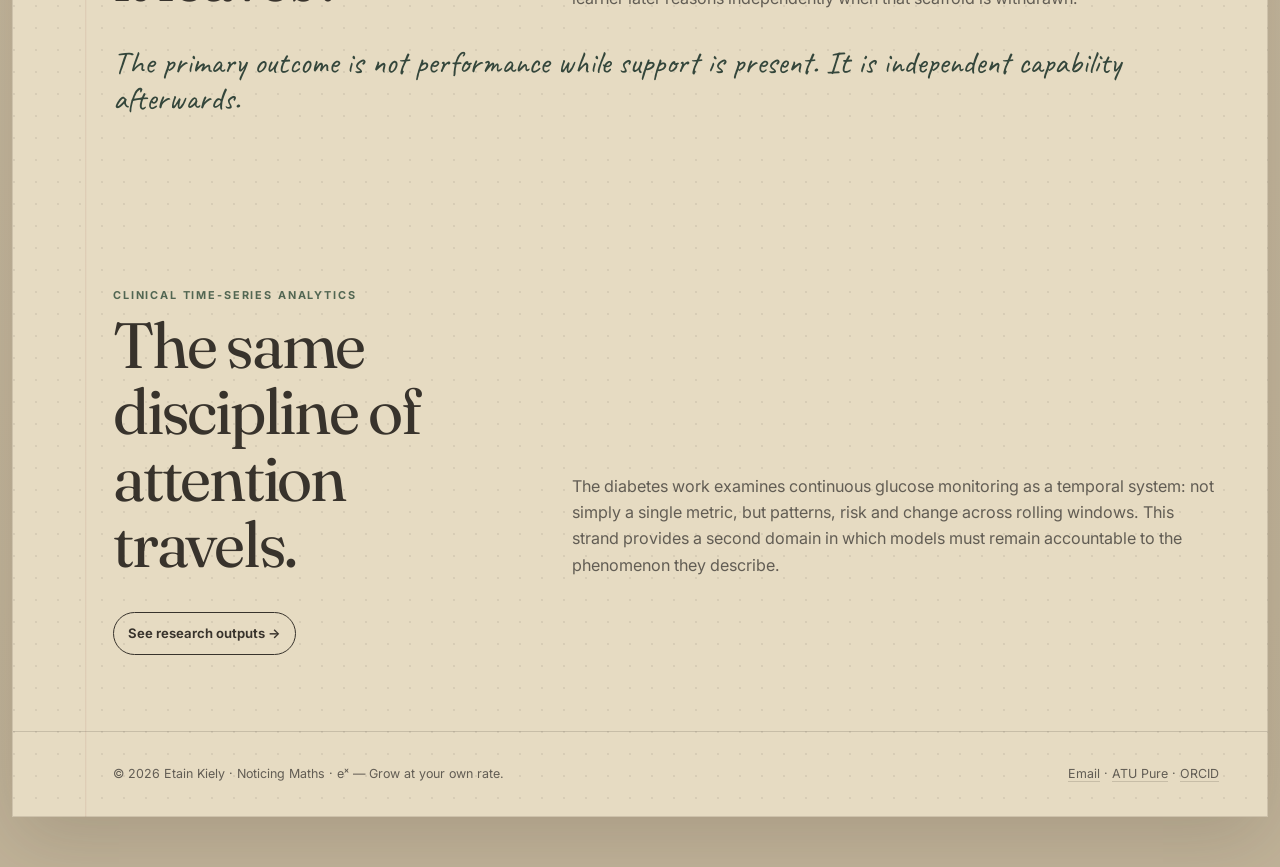
<file: research.html>
<!DOCTYPE html>

<html lang="en"><head>
<meta charset="utf-8"/><meta content="width=device-width,initial-scale=1" name="viewport"/>
<title>Research | Etain Kiely — Learning Analytics, Mathematics &amp; Human Judgement</title>
<meta content="Etain Kiely's research in mathematics education, REAL Analytics, intelligent assessment, self-regulated learning, human-centred AI and clinical time-series analytics." name="description"/>
<link href="https://fonts.googleapis.com" rel="preconnect"/>
<link crossorigin="" href="https://fonts.gstatic.com" rel="preconnect"/>
<link href="https://fonts.googleapis.com/css2?family=Caveat:wght@500;600&amp;family=Fraunces:opsz,wght@9..144,400;9..144,500&amp;family=Inter:wght@400;500;600&amp;display=swap" rel="stylesheet"/>
<link href="styles.css" rel="stylesheet"/><link href="https://etainkiely.com/research.html" rel="canonical"/><link href="favicon.svg" rel="icon" type="image/svg+xml"/><link href="site.webmanifest" rel="manifest"/><meta content="#526652" name="theme-color"/><meta content="website" property="og:type"/><meta content="Noticing Maths" property="og:site_name"/><meta content="Research | Etain Kiely — Learning Analytics, Mathematics &amp; Human Judgement" property="og:title"/><meta content="Etain Kiely's research in mathematics education, REAL Analytics, intelligent assessment, self-regulated learning, human-centred AI and clinical time-series analytics." property="og:description"/><meta content="https://etainkiely.com/research.html" property="og:url"/><meta content="https://etainkiely.com/assets/symmetry-flower.jpg" property="og:image"/><meta content="summary_large_image" name="twitter:card"/><script type="application/ld+json">{"@context": "https://schema.org", "@type": "Person", "name": "Etain Kiely", "honorificPrefix": "Dr", "jobTitle": "Senior Lecturer in Mathematics & Statistics", "url": "https://etainkiely.com/", "email": "mailto:etain.kiely@atu.ie", "worksFor": {"@type": "CollegeOrUniversity", "name": "Atlantic Technological University", "url": "https://www.atu.ie/"}, "sameAs": ["https://pure.atu.ie/en/persons/etain-kiely/", "https://orcid.org/0000-0002-8570-8010"], "knowsAbout": ["Mathematics education", "Learning analytics", "Intelligent assessment", "Self-regulated learning", "Human-centred artificial intelligence", "Time-series analytics"]}</script></head><body>
<a class="skip" href="#content">Skip to content</a>
<div class="book"><nav aria-label="Primary"><div class="navin">
<a class="brand" href="index.html"><strong>Noticing Maths</strong><small>Etain Kiely</small></a>
<button aria-expanded="false" aria-label="Open navigation" class="menu">Menu</button>
<div class="navlinks"><a href="index.html">Home</a><a href="field-notes.html">Try it</a><a class="active" href="research.html">Research</a><a href="publications.html">Publications</a><a href="portfolio.html">Etain</a><a href="real.html">REAL</a><a class="myworld" href="my-world.html">My World</a></div>
</div></nav><main id="content">
<section class="page-hero"><div class="kicker">Research programme</div><h1 class="page-title">Understanding mathematical attention and judgement.</h1><p class="page-intro">The public idea is simple: notice, measure, question and decide. The research challenge is harder: can we observe meaningful development in those capacities without teaching learners to perform for the measures?</p></section>
<section class="section">
<div class="section-head"><div><div class="kicker">Emerging Noticing Maths research agenda</div><h2>Learning beyond the final mark.</h2></div><p>A correct answer matters. It does not tell us whether the learner anticipated what was plausible, recognised an error, used feedback well, understood the limits of evidence or could transfer the idea somewhere new.</p></div>
<div class="metric-grid">
<div class="metric"><div class="big">01</div><b>Prediction</b><p>Anticipates sign, range, graph shape or scale before calculation.</p></div>
<div class="metric"><div class="big">02</div><b>Checking</b><p>Inspects units, assumptions, plausibility and interpretation.</p></div>
<div class="metric"><div class="big">03</div><b>Calibration</b><p>Confidence becomes increasingly aligned with demonstrated capability.</p></div>
<div class="metric"><div class="big">04</div><b>Error recovery</b><p>Locates the first invalid step and chooses a useful next move.</p></div>
<div class="metric"><div class="big">05</div><b>Transfer</b><p>Recognises familiar mathematical structure in a new context.</p></div>
<div class="metric"><div class="big">06</div><b>Defence</b><p>States what the evidence supports, what it does not, and why.</p></div>
</div>
</section>
<section class="dark">
<div class="section-head"><div><div class="kicker">Established programme · REAL Analytics</div><h2 style="color:#f7f0df">Data can direct attention. It cannot know the whole story.</h2></div><p>REAL Analytics has developed from learner-facing personalised feedback into a connected system combining assessment, engagement, self-regulation and student voice.</p></div><div class="note" style="margin-bottom:24px;background:rgba(255,255,255,.055);border-color:rgba(255,255,255,.18);color:#f7f0df">
<div class="kicker" style="color:#e2c979">REAL Analytics</div>
<h3 style="color:#f7f0df">Dialogue With Self and System</h3>
<p style="color:rgba(247,240,223,.78)">Learner reflection and system evidence are read together. Data is mirrored back to support agency, equity and informed action — not used as a substitute for the learner’s own account.</p>
</div>
<div class="darkcards">
<div class="darkcard"><h3>89% recall</h3><p>The 2026 HEA exemplar reports identification of 89% of off-track trajectories by Weeks 5–7.</p></div>
<div class="darkcard"><h3>19% self-identify</h3><p>Students can ask for support before a predictive model flags them.</p></div>
<div class="darkcard"><h3>Learner-facing</h3><p>The richest analytical view belongs to the learner: trajectory, reflection and confidence are visible to them.</p></div>
</div>
<div class="bigq" style="color:#f7f0df">The system tracks trajectories, not students. Detection is inseparable from care.</div>
<a class="btn" href="https://hub.teachingandlearning.ie/student-progression-in-higher-education/entry/13549/" rel="noopener noreferrer" style="border-color:#f7f0df;color:#f7f0df" target="_blank">HEA exemplar ↗</a>
</section>
<section class="section">
<div class="section-head"><div><div class="kicker">Intelligent mathematics assessment</div><h2>Assessment can become part of the learning.</h2></div><p>The design work treats a question as more than a mark-producing object: it can carry mathematical intent, known misconceptions, feedback, retry behaviour and evidence about what happens after difficulty.</p></div>
<div class="split">
<div class="note taped"><h3>Design once. Learn from every response.</h3><p>Question families can be mathematically verified, parameterised and linked across practice, feedback and later transfer.</p></div>
<div class="note"><h3>Human judgement stays visible.</h3><p>Automated practice can secure foundations. Interpretation, modelling choices, uncertainty and defence should not be automated away.</p></div>
</div>
</section>
<section class="section">
<div class="section-head"><div><div class="kicker">AI and independence</div><h2>If AI helps, what happens when it leaves?</h2></div><p>AI can explain, hint and critique. The stronger educational question is whether the learner later reasons independently when that scaffold is withdrawn.</p></div>
<div class="bigq">The primary outcome is not performance while support is present. It is independent capability afterwards.</div>
</section>
<section class="section">
<div class="section-head"><div><div class="kicker">Clinical time-series analytics</div><h2>The same discipline of attention travels.</h2></div><p>The diabetes work examines continuous glucose monitoring as a temporal system: not simply a single metric, but patterns, risk and change across rolling windows. This strand provides a second domain in which models must remain accountable to the phenomenon they describe.</p></div>
<a class="btn" href="publications.html">See research outputs →</a>
</section>
</main>
<footer><span>© 2026 Etain Kiely · Noticing Maths · eˣ — Grow at your own rate.</span><span><a href="mailto:etain.kiely@atu.ie">Email</a> · <a href="https://pure.atu.ie/en/persons/etain-kiely/" rel="noopener noreferrer" target="_blank">ATU Pure</a> · <a href="https://orcid.org/0000-0002-8570-8010" rel="noopener noreferrer" target="_blank">ORCID</a></span></footer>
</div><script src="site.js"></script></body></html>
</file>
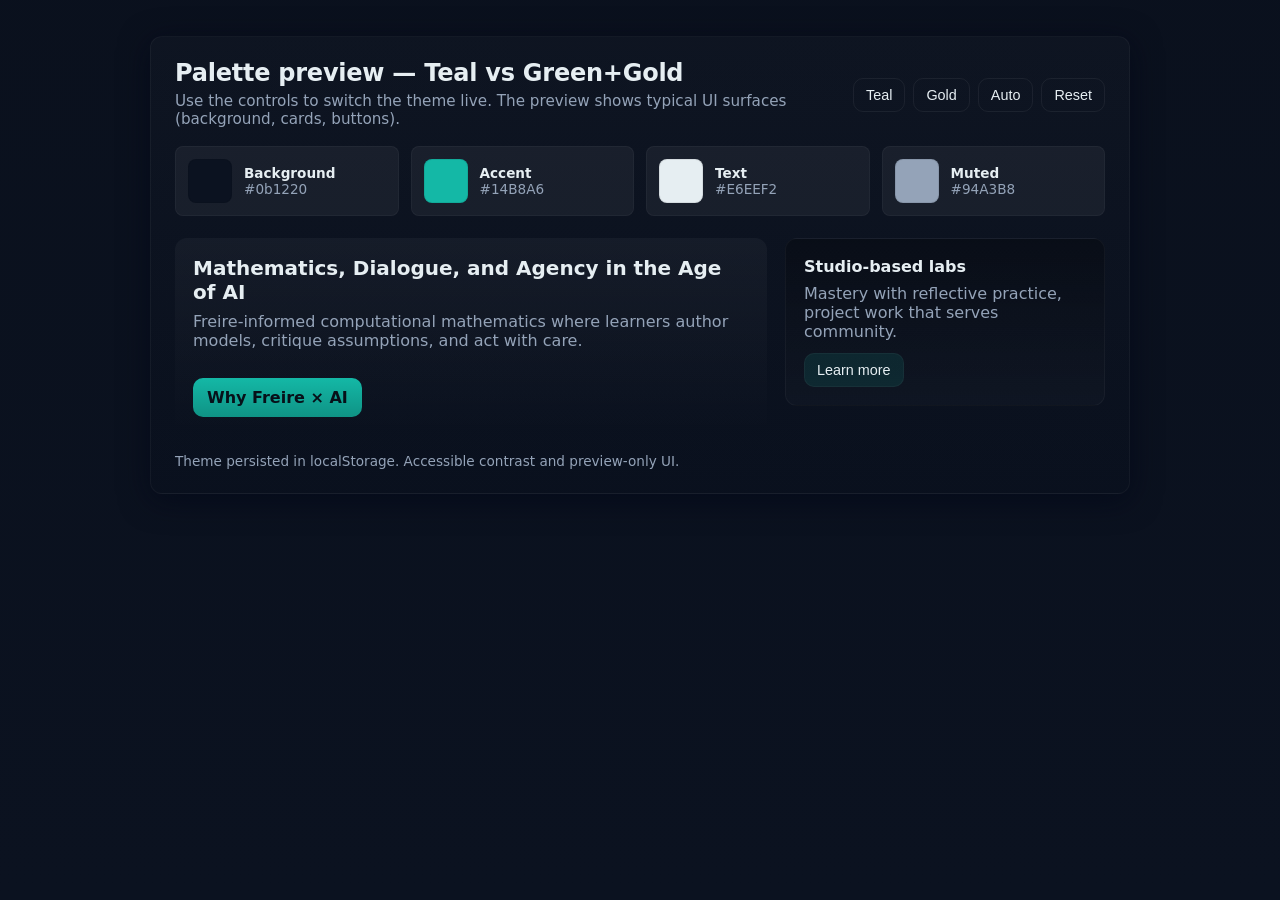
<file: preview/palette-switcher-preview.html>
<!doctype html>
<html lang="en">
<head>
  <meta charset="utf-8" />
  <meta name="viewport" content="width=device-width,initial-scale=1" />
  <title>Palette switcher — Teal vs Green+Gold preview</title>
  <style>
    /* Reset-ish */
    :root {
      box-sizing: border-box;
      -webkit-font-smoothing: antialiased;
      -moz-osx-font-smoothing: grayscale;
      font-family: Inter, ui-sans-serif, system-ui, -apple-system, "Segoe UI", Roboto, "Helvetica Neue", Arial;
    }
    *, *::before, *::after { box-sizing: inherit; }

    /* Theme variables: default = teal theme */
    :root {
      --bg: #0b1220;            /* deep navy */
      --surface: rgba(255,255,255,0.04);
      --card: rgba(255,255,255,0.05);
      --text: #E6EEF2;
      --muted: #94A3B8;
      --accent: #14B8A6;        /* teal */
      --accent-700: #0f9385;
      --accent-100: rgba(20,184,166,0.12);
      --cta-text: #071019;      /* dark text on teal CTA */
    }

    /* Alternate: green+gold theme when .theme-gold is on <html> */
    .theme-gold {
      --bg: #081316;           /* slightly different deep base */
      --surface: rgba(255,250,240,0.03);
      --card: rgba(255,250,240,0.04);
      --text: #fffaf0;
      --muted: #C6B58C;
      --accent: #B58B00;       /* warm gold */
      --accent-700: #8e6f00;
      --accent-100: rgba(181,139,0,0.12);
      --cta-text: #11100b;
    }

    body {
      margin: 0;
      min-height: 100vh;
      background: linear-gradient(180deg, color-mix(in srgb, var(--bg) 92%, black 8%), var(--bg));
      color: var(--text);
      background-color: var(--bg);
      padding: 36px;
      display: flex;
      gap: 28px;
      align-items: flex-start;
      justify-content: center;
    }

    .panel {
      width: min(980px, 96vw);
      background: linear-gradient(180deg, rgba(255,255,255,0.02), rgba(0,0,0,0.02));
      border-radius: 12px;
      padding: 24px;
      box-shadow: 0 6px 30px rgba(2,6,23,0.6);
      border: 1px solid rgba(255,255,255,0.04);
    }

    .header {
      display:flex;
      justify-content:space-between;
      align-items:center;
      gap: 12px;
    }

    h1 {
      margin: 0 0 6px 0;
      font-size: 1.5rem;
      line-height: 1.05;
      letter-spacing: -0.01em;
    }

    p.lead {
      margin: 0;
      color: var(--muted);
      font-size: 0.95rem;
    }

    .controls {
      display:flex;
      gap: 8px;
      align-items:center;
    }

    .btn {
      cursor: pointer;
      border: 0;
      padding: 8px 12px;
      border-radius: 10px;
      font-size: 0.9rem;
      background: transparent;
      color: var(--text);
      box-shadow: none;
      transition: transform .12s ease, background .12s ease, box-shadow .12s ease;
      border: 1px solid rgba(255,255,255,0.06);
    }
    .btn:active { transform: translateY(1px); }

    .btn--accent {
      background: linear-gradient(180deg, color-mix(in srgb, var(--accent) 92%, black 8%), var(--accent));
      color: var(--cta-text);
      border: none;
      box-shadow: 0 6px 18px color-mix(in srgb, var(--accent) 20%, black 80%);
    }

    .swatches {
      display:grid;
      grid-template-columns: repeat(4, minmax(0,1fr));
      gap: 12px;
      margin-top: 18px;
    }

    .swatch {
      padding: 12px;
      border-radius: 8px;
      background: var(--card);
      border: 1px solid rgba(255,255,255,0.04);
      display:flex;
      gap:12px;
      align-items:center;
    }
    .swatch .dot {
      width:44px;
      height:44px;
      border-radius:8px;
      flex: 0 0 44px;
      border: 1px solid rgba(0,0,0,0.08);
    }
    .swatch .meta { font-size:0.85rem; color:var(--muted); }
    .swatch .meta b { color:var(--text); display:block; }

    /* sample layout to preview hero + card */
    .sample {
      margin-top: 22px;
      display:grid;
      grid-template-columns: 1fr 320px;
      gap: 18px;
      align-items:start;
    }
    .hero {
      padding: 18px;
      background: linear-gradient(180deg, var(--surface), rgba(0,0,0,0));
      border-radius: 12px;
    }
    .hero h2 { margin: 0; font-size: 1.25rem; }
    .hero p { color: var(--muted); margin-top: 8px; }

    .card {
      padding: 18px;
      border-radius: 12px;
      background: linear-gradient(180deg, rgba(0,0,0,0.26), rgba(255,255,255,0.02));
      border: 1px solid rgba(255,255,255,0.04);
      color: var(--muted);
    }

    .cta {
      margin-top: 12px;
      display:inline-block;
      padding: 10px 14px;
      border-radius: 10px;
      background: linear-gradient(180deg, var(--accent), var(--accent-700));
      color: var(--cta-text);
      font-weight: 600;
      text-decoration: none;
    }

    /* small accessibility helper */
    .visually-hidden { position: absolute; left: -9999px; top: auto; width: 1px; height: 1px; overflow: hidden; }

    /* footer */
    .footer {
      margin-top: 18px;
      color: var(--muted);
      font-size: 0.85rem;
    }

    @media (max-width: 820px) {
      .sample { grid-template-columns: 1fr; }
    }
  </style>
</head>
<body>
  <div class="panel" role="region" aria-label="Palette preview panel">
    <div class="header">
      <div>
        <h1>Palette preview — Teal vs Green+Gold</h1>
        <p class="lead">Use the controls to switch the theme live. The preview shows typical UI surfaces (background, cards, buttons).</p>
      </div>

      <div class="controls" role="toolbar" aria-label="Theme controls">
        <button id="btn-teal" class="btn" title="Teal (default)">Teal</button>
        <button id="btn-gold" class="btn" title="Green + Gold">Gold</button>
        <button id="btn-auto" class="btn" title="Follow system / localStorage">Auto</button>
        <button id="btn-reset" class="btn" title="Reset stored preference">Reset</button>
      </div>
    </div>

    <div class="swatches" aria-hidden="false">
      <div class="swatch">
        <div class="dot" id="sw-bg" style="background:var(--bg)"></div>
        <div class="meta"><b>Background</b><span id="hex-bg">#0b1220</span></div>
      </div>
      <div class="swatch">
        <div class="dot" id="sw-accent" style="background:var(--accent)"></div>
        <div class="meta"><b>Accent</b><span id="hex-accent">#14B8A6</span></div>
      </div>
      <div class="swatch">
        <div class="dot" id="sw-text" style="background:var(--text)"></div>
        <div class="meta"><b>Text</b><span id="hex-text">#E6EEF2</span></div>
      </div>
      <div class="swatch">
        <div class="dot" id="sw-muted" style="background:var(--muted)"></div>
        <div class="meta"><b>Muted</b><span id="hex-muted">#94A3B8</span></div>
      </div>
    </div>

    <div class="sample" aria-live="polite">
      <div class="hero" role="article" aria-label="Hero preview">
        <h2>Mathematics, Dialogue, and Agency in the Age of AI</h2>
        <p>Freire-informed computational mathematics where learners author models, critique assumptions, and act with care.</p>
        <a class="cta" href="#learn">Why Freire × AI</a>
      </div>

      <aside class="card" role="complementary" aria-label="Identity card">
        <strong style="color:var(--text)">Studio-based labs</strong>
        <p style="margin:8px 0 0 0;">Mastery with reflective practice, project work that serves community.</p>
        <div style="margin-top:12px;">
          <button class="btn" style="background:var(--accent-100); color:var(--text); border:1px solid rgba(255,255,255,0.04);">Learn more</button>
        </div>
      </aside>
    </div>

    <div class="footer">
      <div>Theme persisted in localStorage. Accessible contrast and preview-only UI.</div>
    </div>
  </div>

  <script>
    // Palette definitions (for display hex values)
    const palettes = {
      teal: {
        bg: '#0b1220',
        accent: '#14B8A6',
        text: '#E6EEF2',
        muted: '#94A3B8'
      },
      gold: {
        bg: '#081316',
        accent: '#B58B00',
        text: '#FFFaf0',
        muted: '#C6B58C'
      }
    };

    const rootEl = document.documentElement;
    const btnTeal = document.getElementById('btn-teal');
    const btnGold = document.getElementById('btn-gold');
    const btnAuto = document.getElementById('btn-auto');
    const btnReset = document.getElementById('btn-reset');

    const updateSwatches = (pal) => {
      document.getElementById('hex-bg').textContent = pal.bg;
      document.getElementById('hex-accent').textContent = pal.accent;
      document.getElementById('hex-text').textContent = pal.text;
      document.getElementById('hex-muted').textContent = pal.muted;
      // update swatch dot backgrounds (they use CSS variables, but update inline for clarity)
      document.getElementById('sw-bg').style.background = getComputedStyle(rootEl).getPropertyValue('--bg').trim();
      document.getElementById('sw-accent').style.background = getComputedStyle(rootEl).getPropertyValue('--accent').trim();
      document.getElementById('sw-text').style.background = getComputedStyle(rootEl).getPropertyValue('--text').trim();
      document.getElementById('sw-muted').style.background = getComputedStyle(rootEl).getPropertyValue('--muted').trim();
    };

    function setTheme(themeName, persist = true) {
      if (themeName === 'gold') {
        rootEl.classList.add('theme-gold');
      } else {
        rootEl.classList.remove('theme-gold');
      }

      if (persist) {
        localStorage.setItem('preferredTheme', themeName);
      }
      updateSwatches(palettes[themeName === 'gold' ? 'gold' : 'teal']);
    }

    btnTeal.addEventListener('click', () => setTheme('teal'));
    btnGold.addEventListener('click', () => setTheme('gold'));
    btnReset.addEventListener('click', () => {
      localStorage.removeItem('preferredTheme');
      applyInitialTheme();
    });

    btnAuto.addEventListener('click', () => {
      // follow system preference for dark/light? we'll just reset to auto which means 'follow stored or system'
      localStorage.removeItem('preferredTheme');
      applyInitialTheme();
    });

    function applyInitialTheme() {
      const stored = localStorage.getItem('preferredTheme');
      if (stored === 'gold') { setTheme('gold', false); }
      else if (stored === 'teal') { setTheme('teal', false); }
      else {
        // No stored preference: prefer teal by default; if system has no color-scheme, keep teal
        // You can detect prefers-color-scheme if you want to alter for light/dark variants
        setTheme('teal', false);
      }
    }

    // Initialize
    applyInitialTheme();
  </script>
</body>
</html>
</file>
<file: styles.css>
:root{
  --paper:#e6dbc2;
  --paper-light:#f4ecda;
  --paper-deep:#d5c6a7;
  --ink:#38332c;
  --soft:#625d54;
  --pencil:#777064;
  --moss:#526652;
  --moss-deep:#34463b;
  --atlantic:#526e74;
  --ochre:#c2a044;
  --rust:#98634d;
  --violet:#735c79;
  --line:rgba(56,51,44,.18);
  --serif:"Fraunces",Georgia,"Times New Roman",serif;
  --sans:"Inter",system-ui,-apple-system,BlinkMacSystemFont,"Segoe UI",sans-serif;
  --hand:"Caveat","Segoe Print","Bradley Hand",cursive;
}
*{box-sizing:border-box}
html{scroll-behavior:smooth}
body{margin:0;background:linear-gradient(180deg,#d2c5ac,#c1b399);color:var(--ink);font-family:var(--sans);line-height:1.62}
a{color:inherit} img{max-width:100%}
.skip{position:absolute;left:-9999px}.skip:focus{left:12px;top:12px;background:#fff;padding:10px;z-index:999}
.book{
 width:min(1260px,calc(100% - 24px));margin:14px auto 50px;min-height:100vh;
 background-color:var(--paper);
 background-image:
   radial-gradient(circle at 1px 1px,rgba(70,63,52,.09) 1px,transparent 1.15px),
   linear-gradient(90deg,transparent 0,transparent 72px,rgba(151,82,72,.12) 72px,rgba(151,82,72,.12) 73px,transparent 73px);
 background-size:22px 22px,100% 100%;
 border:1px solid rgba(59,48,34,.14);box-shadow:0 24px 70px rgba(44,35,25,.16)
}
nav{position:sticky;top:0;z-index:40;background:rgba(230,219,194,.95);backdrop-filter:blur(11px);border-bottom:1px solid var(--line)}
.navin{min-height:70px;display:flex;align-items:center;justify-content:space-between;gap:18px;padding:0 34px 0 96px}
.brand{text-decoration:none;display:flex;gap:10px;align-items:baseline;white-space:nowrap}
.brand strong{font-family:var(--serif);font-weight:500}.brand small{font-size:.7rem;color:var(--soft);letter-spacing:.05em}
.navlinks{display:flex;gap:16px;align-items:center;font-size:.82rem}
.navlinks a{text-decoration:none;color:var(--soft);padding:8px 1px;border-bottom:2px solid transparent}
.navlinks a:hover,.navlinks a.active{color:var(--ink);border-color:var(--moss)}
.navlinks .myworld{color:var(--violet);font-weight:650}
.menu{display:none;border:1px solid var(--ink);background:transparent;border-radius:999px;padding:7px 11px}
main{padding:0 48px 0 100px}
.kicker{text-transform:uppercase;letter-spacing:.17em;font-size:.68rem;font-weight:700;color:var(--moss)}
.hero{padding:76px 0 58px;display:grid;grid-template-columns:1.12fr .88fr;gap:54px;align-items:center;min-height:700px}
.hero h1,.page-title{font-family:var(--serif);font-weight:400;line-height:.94;letter-spacing:-.048em;margin:9px 0 20px}
.hero h1{font-size:clamp(4.6rem,8.5vw,7.8rem)} .hero h1 em{font-family:var(--hand);font-style:normal;color:var(--moss);font-weight:600}
.core{font-family:var(--serif);font-size:clamp(1.55rem,3vw,2.4rem);line-height:1.28;margin:0 0 12px;max-width:760px}
.hl{background:linear-gradient(transparent 70%,rgba(194,160,68,.56) 70%)}
.lede{font-size:1.04rem;color:var(--soft);max-width:720px}
.handnote{font-family:var(--hand);font-size:1.55rem;line-height:1.08;color:var(--pencil);margin:27px 0;transform:rotate(-.5deg)}
.btn{display:inline-flex;align-items:center;gap:7px;border:1px solid var(--ink);border-radius:999px;padding:10px 14px;text-decoration:none;font-size:.82rem;font-weight:650;background:transparent}
.btn:hover,.btn:focus-visible{background:var(--ink);color:var(--paper-light)}
.btn.alt{border-color:var(--moss);color:var(--moss-deep)}
.hero-field{position:relative;min-height:530px}
.field-photo{position:absolute;background:var(--paper-light);padding:9px 9px 36px;box-shadow:0 12px 30px rgba(45,36,24,.14)}
.field-photo img{display:block;width:100%;height:100%;object-fit:cover}
.field-photo span{position:absolute;top:-10px;left:32%;width:86px;height:22px;background:rgba(199,181,145,.61);transform:rotate(-4deg)}
.field-photo figcaption{font-family:var(--hand);font-size:1.16rem;text-align:center;margin-top:7px}
.field-photo.one{width:70%;right:3%;top:5%;transform:rotate(1deg)}
.field-photo.one img{aspect-ratio:4/3}
.field-photo.two{width:43%;left:2%;bottom:3%;transform:rotate(-2deg)}
.field-photo.two img{aspect-ratio:1/1}
.scribble{position:absolute;right:4%;bottom:2%;max-width:245px;font-family:var(--hand);font-size:1.4rem;line-height:1.05;color:var(--moss-deep);transform:rotate(2deg)}
.rule{height:1px;background:linear-gradient(90deg,transparent,var(--line),transparent)}
.section{padding:76px 0}
.section-head{display:grid;grid-template-columns:.78fr 1.22fr;gap:46px;align-items:end;margin-bottom:34px}
.section-head h2{font-family:var(--serif);font-weight:400;font-size:clamp(2.55rem,5vw,4.4rem);letter-spacing:-.035em;line-height:1.04;margin:7px 0 0}
.section-head p{margin:0;color:var(--soft);font-size:1.01rem}
.cards{display:grid;grid-template-columns:repeat(3,1fr);gap:18px}
.card{background:rgba(245,238,221,.63);border:1px solid var(--line);padding:15px;min-height:100%}
.card img{width:100%;aspect-ratio:4/3;object-fit:cover;display:block;margin-bottom:13px}
.card h3{font-family:var(--serif);font-weight:400;font-size:1.48rem;line-height:1.15;margin:4px 0 7px}
.card .q{font-family:var(--hand);font-size:1.37rem;line-height:1.1;margin:8px 0}
.card p{color:var(--soft);font-size:.91rem}.more{display:inline-block;margin-top:9px;text-decoration:none;font-size:.8rem;font-weight:650;border-bottom:1px solid var(--ink)}
.method{display:grid;grid-template-columns:repeat(4,1fr);border-top:1px solid var(--line);border-bottom:1px solid var(--line)}
.method div{padding:18px;border-right:1px solid var(--line)}.method div:last-child{border-right:0}
.method b{display:block;font-family:var(--hand);font-size:1.8rem}.method span{font-size:.81rem;color:var(--soft)}
.traits{display:grid;grid-template-columns:repeat(4,1fr);gap:15px;margin-top:26px}
.trait{padding:19px;border:1px solid var(--line);background:rgba(245,238,221,.53)}
.trait h3{font-family:var(--serif);font-weight:400;font-size:1.43rem;margin:3px 0 6px}.trait p{margin:0;color:var(--soft);font-size:.89rem}
.dark{margin:0 -48px 0 -100px;padding:76px 48px 82px 100px;background:var(--moss-deep);color:#f7f0df}
.dark .kicker{color:#e2c979}.dark p{color:rgba(247,240,223,.76)}
.darkcards{display:grid;grid-template-columns:repeat(3,1fr);gap:15px}
.darkcard{padding:20px;border:1px solid rgba(255,255,255,.16);background:rgba(255,255,255,.035)}
.darkcard h3{font-family:var(--serif);font-weight:400;font-size:1.48rem;margin:0 0 7px}.darkcard p{font-size:.9rem}
.split{display:grid;grid-template-columns:1fr 1fr;gap:45px;align-items:start}
.note{padding:21px;border:1px solid var(--line);background:rgba(244,235,214,.7);position:relative}
.note.taped:before{content:"";position:absolute;top:-9px;left:34%;width:88px;height:22px;background:rgba(199,181,145,.58);transform:rotate(-3deg)}
.note h3{font-family:var(--serif);font-weight:400;font-size:1.68rem;margin:4px 0 8px}.note p{color:var(--soft)}
.bigq{font-family:var(--hand);font-size:2rem;line-height:1.12;color:var(--moss-deep);margin:18px 0}
.real-photo,.portrait-card{background:var(--paper-light);padding:9px 9px 34px;box-shadow:0 11px 28px rgba(45,36,24,.13)}
.real-photo img{width:100%;display:block}.real-photo .cap,.portrait-card .cap{font-family:var(--hand);font-size:1.16rem;text-align:center;margin-top:7px}
.real-photo{transform:rotate(-.8deg)}.portrait-card{max-width:260px;transform:rotate(.7deg);margin:auto}.portrait-card img{display:block;width:100%;aspect-ratio:1/1;object-fit:cover}
.universal{margin:0 -48px 0 -100px;padding:76px 48px 82px 100px;background:var(--atlantic);color:#fbf5e8}
.universal h2{font-family:var(--hand);font-size:clamp(3.7rem,7vw,6.1rem);line-height:.94;margin:7px 0 17px}.universal p{max-width:820px;color:rgba(251,245,232,.82)}
.people{display:flex;gap:8px;flex-wrap:wrap;margin-top:20px}.people span{border:1px solid rgba(255,255,255,.28);border-radius:999px;padding:6px 10px;font-size:.79rem}
.page-hero{padding:70px 0 42px}.page-title{font-size:clamp(3.7rem,7vw,6.3rem)}.page-intro{max-width:860px;font-family:var(--serif);font-size:1.42rem;line-height:1.43;color:var(--soft)}
.metric-grid{display:grid;grid-template-columns:repeat(3,1fr);gap:14px}
.metric{padding:19px;border:1px solid var(--line);background:rgba(244,237,220,.56)}.metric .big{font-family:var(--serif);font-size:2rem;line-height:1;color:var(--moss-deep)}.metric b{display:block;margin-top:7px}.metric p{color:var(--soft);font-size:.87rem;margin-bottom:0}
.pub-controls{display:flex;gap:8px;flex-wrap:wrap;margin:20px 0 26px}.filter{border:1px solid var(--ink);border-radius:999px;background:transparent;padding:7px 10px;cursor:pointer;font-size:.78rem}.filter.active{background:var(--ink);color:var(--paper-light)}
.pub-list{display:grid;gap:12px}
.pub{display:grid;grid-template-columns:74px 1fr auto;gap:16px;align-items:start;padding:18px 0;border-top:1px solid var(--line)}
.pub-year{font-family:var(--hand);font-size:1.4rem;color:var(--pencil)}
.pub h3{font-family:var(--serif);font-weight:400;font-size:1.32rem;line-height:1.2;margin:0 0 5px}.pub .authors,.pub .venue,.pub .note-text{font-size:.85rem;color:var(--soft)}.pub .venue{font-weight:600;margin-top:3px}.pub .note-text{margin-top:7px;max-width:850px}
.pub a{font-size:.78rem;font-weight:650;text-decoration:none;border-bottom:1px solid var(--ink);white-space:nowrap}
.group-label{display:inline-block;font-size:.68rem;text-transform:uppercase;letter-spacing:.12em;color:var(--moss);margin-bottom:5px}
.timeline{display:grid;gap:0}.row{display:grid;grid-template-columns:150px 1fr;gap:24px;padding:18px 0;border-top:1px solid var(--line)}.row .left{font-family:var(--hand);font-size:1.35rem;color:var(--pencil)}.row h3{font-family:var(--serif);font-weight:400;font-size:1.45rem;margin:0 0 6px}.row p{margin:0;color:var(--soft)}
.awards{display:grid;grid-template-columns:repeat(4,1fr);gap:12px}.award{border-top:3px solid var(--ochre);padding:15px;background:rgba(244,237,220,.52)}.award b{display:block;font-family:var(--serif);font-weight:400;font-size:1.15rem}.award span{font-size:.78rem;color:var(--soft)}
.patterns{display:grid;grid-template-columns:repeat(3,1fr);gap:13px}.pattern{padding:18px;border:1px solid var(--line);background:rgba(244,237,220,.53)}.pattern .symbol{font-size:1.8rem}.pattern h3{font-family:var(--serif);font-weight:400;font-size:1.37rem;margin:5px 0}.ethic{font-family:var(--hand);font-size:1.72rem;line-height:1.16;color:var(--violet);border-left:4px solid var(--violet);padding-left:16px}
.links{display:flex;gap:10px;flex-wrap:wrap;margin-top:16px}
footer{padding:32px 48px 32px 100px;border-top:1px solid var(--line);display:flex;justify-content:space-between;gap:18px;flex-wrap:wrap;color:var(--soft);font-size:.78rem}
footer a{text-decoration:none;border-bottom:1px solid var(--line)}
:focus-visible{outline:3px solid rgba(82,110,116,.55);outline-offset:3px}
@media(prefers-reduced-motion:reduce){html{scroll-behavior:auto}}
@media(max-width:1000px){
 .navin{padding-left:66px}.navlinks{gap:10px;font-size:.77rem}
 main{padding-left:70px;padding-right:26px}
 .hero,.section-head,.split{grid-template-columns:1fr}.hero-field{min-height:480px}
 .cards,.traits,.darkcards,.metric-grid,.patterns{grid-template-columns:1fr 1fr}
 .dark,.universal{margin-left:-70px;margin-right:-26px;padding-left:70px;padding-right:26px}
 .awards{grid-template-columns:1fr 1fr}
 footer{padding-left:70px;padding-right:26px}
}
@media(max-width:720px){
 .book{width:calc(100% - 8px);margin:4px auto 20px}.navin{padding-left:42px;padding-right:12px}
 .brand small{display:none}.menu{display:block}
 .navlinks{display:none;position:absolute;top:70px;left:0;right:0;background:var(--paper);padding:14px 42px;border-bottom:1px solid var(--line);flex-direction:column;align-items:flex-start}
 .navlinks.open{display:flex}
 main{padding-left:44px;padding-right:13px}.hero{min-height:auto;padding-top:50px}.hero h1{font-size:4rem}.hero-field{min-height:400px}
 .cards,.traits,.darkcards,.metric-grid,.patterns,.method,.awards{grid-template-columns:1fr}
 .method div{border-right:0;border-bottom:1px solid var(--line)}
 .dark,.universal{margin-left:-44px;margin-right:-13px;padding-left:44px;padding-right:13px}
 .pub{grid-template-columns:56px 1fr}.pub>a{grid-column:2}.row{grid-template-columns:1fr;gap:4px}
 footer{padding-left:44px;padding-right:13px}
}

/* production refinements */
html{background:#c1b399}
body{min-width:320px}
main a[href^="http"]::after{content:" ↗";font-size:.78em}
main .more[href^="http"]::after,.btn[href^="http"]::after{content:""}
.contact-box{display:grid;grid-template-columns:1fr auto;gap:28px;align-items:center;padding:24px;border-top:1px solid var(--line);border-bottom:1px solid var(--line)}
.contact-box h2{font-family:var(--serif);font-weight:400;font-size:2.5rem;line-height:1.08;margin:4px 0 9px}
.contact-box p{color:var(--soft);margin:0;max-width:720px}
.evidence-line{font-size:.78rem;color:var(--soft);margin-top:11px}
.smallcaps{text-transform:uppercase;letter-spacing:.12em;font-size:.68rem;font-weight:700;color:var(--moss)}
@media(max-width:720px){.contact-box{grid-template-columns:1fr}}


/* ---- FINAL SYNTHESIS: recurring intellectual signatures ---- */
.signature{
  margin-top:18px;
  font-family:var(--hand);
  font-size:1.42rem;
  color:var(--moss-deep);
  transform:rotate(-.35deg);
}
.return-strip{
  margin:0;
  padding:18px 24px;
  border-bottom:1px solid var(--line);
  background:rgba(244,237,220,.36);
  display:flex;
  gap:14px;
  align-items:baseline;
  justify-content:center;
  text-align:center;
}
.return-strip b{
  font-family:var(--hand);
  font-size:1.55rem;
  color:var(--moss-deep);
  font-weight:600;
}
.return-strip span{font-size:.84rem;color:var(--soft)}
.dialogue-grid{
  display:grid;
  grid-template-columns:repeat(5,1fr);
  gap:12px;
  margin-top:25px;
}
.dialogue{
  padding:18px;
  border-top:3px solid var(--atlantic);
  background:rgba(244,237,220,.53);
}
.dialogue h3{
  font-family:var(--serif);
  font-weight:400;
  font-size:1.28rem;
  margin:2px 0 6px;
}
.dialogue p{font-size:.85rem;color:var(--soft);margin:0}
.socratic{
  margin-top:25px;
  padding:22px;
  border-left:4px solid var(--ochre);
  background:rgba(244,237,220,.58);
}
.socratic strong{
  display:block;
  font-family:var(--serif);
  font-weight:400;
  font-size:1.55rem;
  margin-bottom:7px;
}
.question-line{
  margin-top:12px;
  font-family:var(--hand);
  font-size:1.4rem;
  line-height:1.2;
  color:var(--moss-deep);
}
.lundy-grid{
  display:grid;
  grid-template-columns:repeat(4,1fr);
  gap:13px;
  margin-top:24px;
}
.lundy{
  padding:19px;
  border:1px solid var(--line);
  background:rgba(244,237,220,.54);
}
.lundy .n{
  font-family:var(--hand);
  color:var(--violet);
  font-size:1.22rem;
}
.lundy h3{
  font-family:var(--serif);
  font-size:1.4rem;
  font-weight:400;
  margin:3px 0 7px;
}
.lundy p{font-size:.87rem;color:var(--soft);margin:0}
.return-callout{
  padding:30px;
  border-top:1px solid var(--line);
  border-bottom:1px solid var(--line);
  text-align:center;
  margin-top:28px;
}
.return-callout h3{
  margin:0;
  font-family:var(--hand);
  font-size:2.5rem;
  color:var(--violet);
}
.return-callout p{max-width:760px;margin:7px auto 0;color:var(--soft)}
.thread-grid{
  display:grid;
  grid-template-columns:repeat(3,1fr);
  gap:15px;
  margin-top:22px;
}
.thread{
  min-height:190px;
  padding:22px;
  border:1px solid var(--line);
  background:rgba(244,237,220,.5);
  position:relative;
}
.thread .symbol{
  font-family:var(--hand);
  font-size:2.2rem;
  color:var(--moss);
}
.thread h3{
  font-family:var(--serif);
  font-weight:400;
  font-size:1.55rem;
  margin:4px 0 8px;
}
.thread p{color:var(--soft);font-size:.9rem}
.provenance{
  margin-top:14px;
  padding-top:14px;
  border-top:1px solid var(--line);
  font-size:.82rem;
  color:var(--soft);
}
@media(max-width:1000px){
  .dialogue-grid{grid-template-columns:repeat(3,1fr)}
  .lundy-grid{grid-template-columns:repeat(2,1fr)}
}
@media(max-width:720px){
  .dialogue-grid,.lundy-grid,.thread-grid{grid-template-columns:1fr}
  .return-strip{display:block}
  .return-strip b{display:block;margin-bottom:3px}
}
</file>
